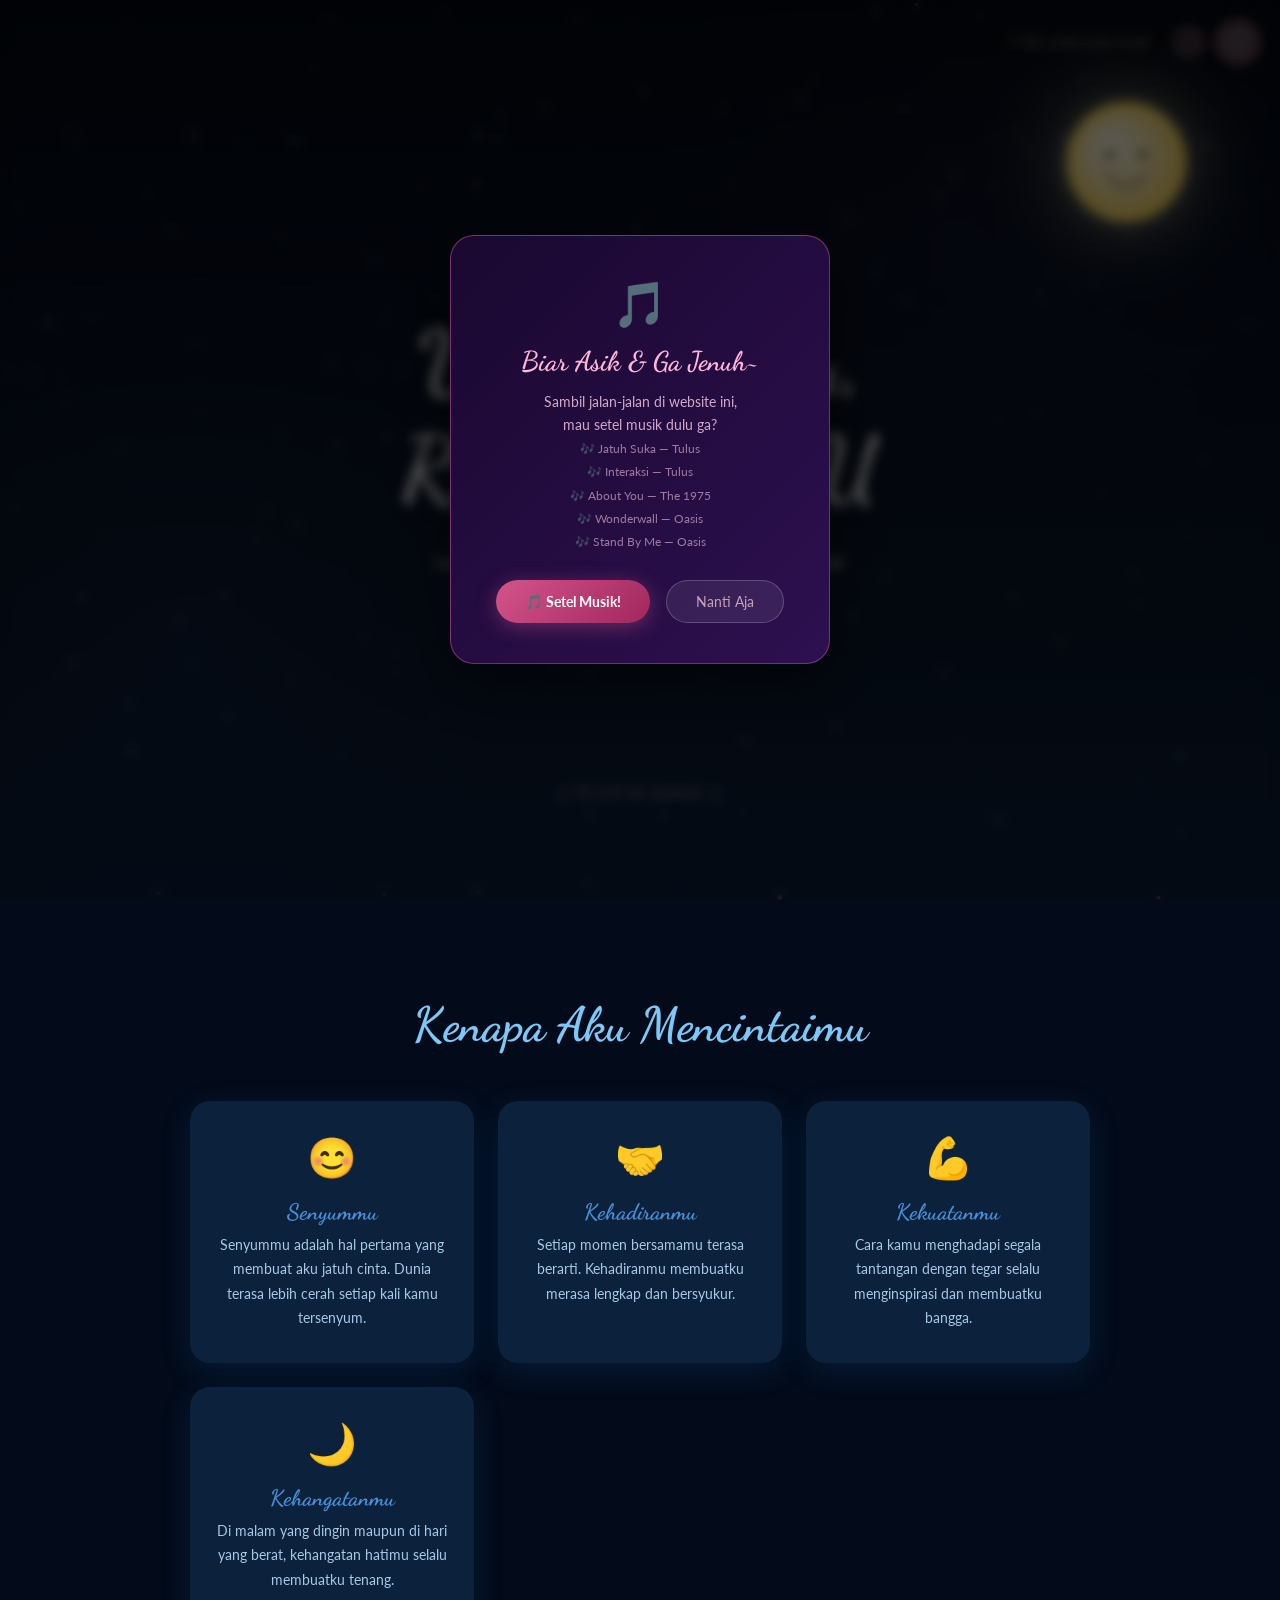
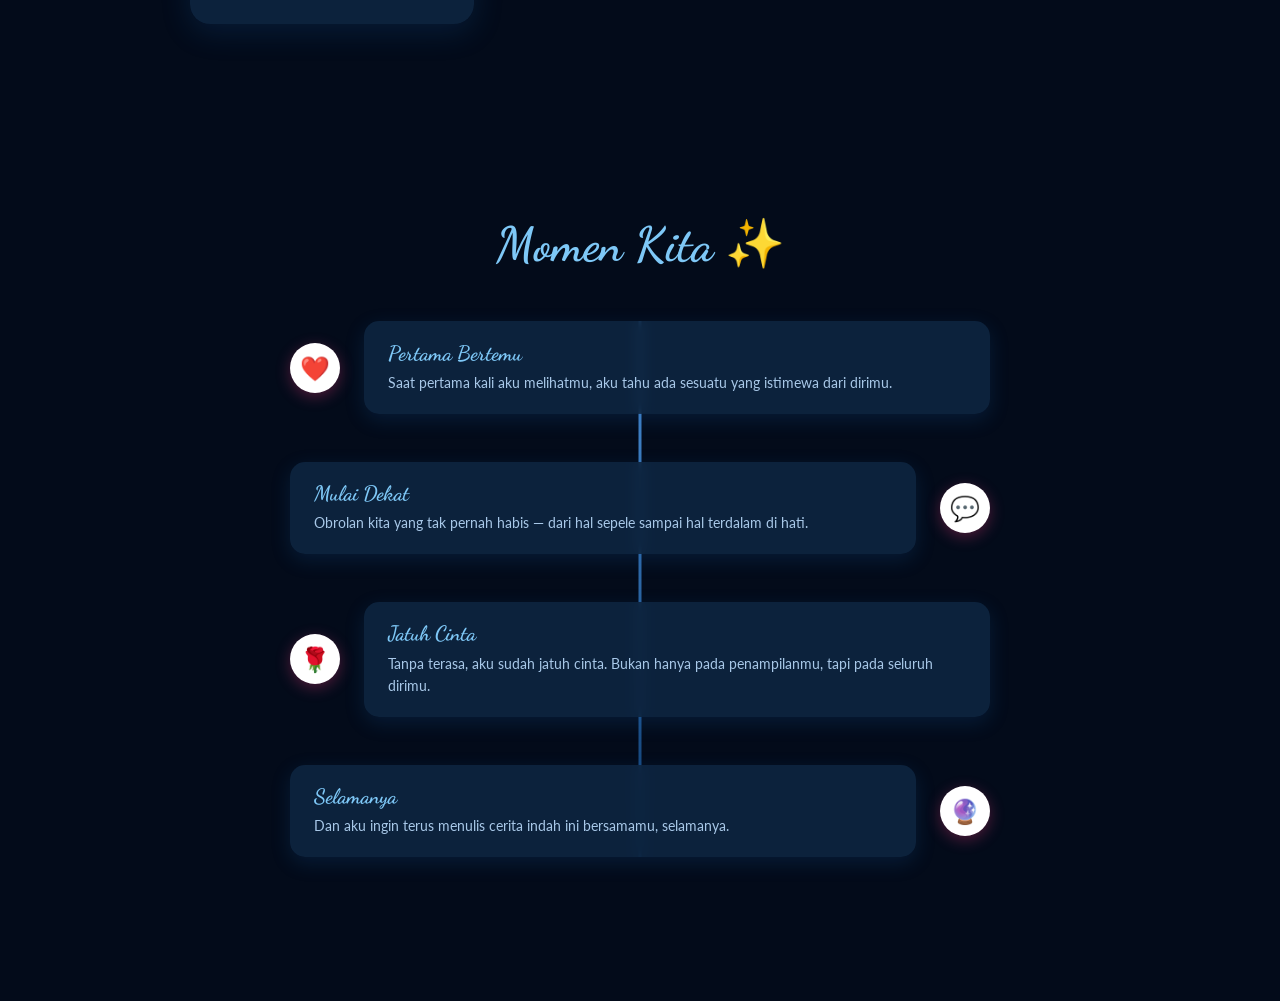
<file: index.html>
<!DOCTYPE html>
<html lang="id">
<head>
  <meta charset="UTF-8" />
  <meta name="viewport" content="width=device-width, initial-scale=1.0"/>
  <title>RAJUUUUU</title>
  <link rel="preconnect" href="https://fonts.googleapis.com">
  <link href="https://fonts.googleapis.com/css2?family=Dancing+Script:wght@600;700&family=Lato:wght@300;400&display=swap" rel="stylesheet">
  <link rel="stylesheet" href="style.css" />
</head>
<body>

  <!-- Night Sky Canvas (full-page background) -->
  <canvas id="nightSkyCanvas"></canvas>

  <!-- Floating Hearts Background -->
  <div class="hearts-bg" id="heartsBg"></div>

  <!-- Hero Section -->
  <section class="hero">
    <div class="hero-content">
      <p class="subtitle">Sape Ya Mbaa ini</p>
      <h1 class="title">Untuk Kamu,<br>RAJUUUUU</h1>
      <p class="tagline">Login Dulu Biar Tau Apa Isi website yang ku Buat</p>
      <a href="login.html" class="btn-love">LOGIN</a>
    </div>
    <div class="scroll-hint">↓ Scroll ke bawah ↓</div>
  </section>

  <!-- Reasons Section -->
  <section class="reasons" id="reasonsSection">
    <h2 style="position:relative;z-index:2;">Kenapa Aku Mencintaimu</h2>
    <div class="cards" style="position:relative;z-index:2;">
      <div class="card" data-delay="0">
        <div class="icon">😊</div>
        <h3>Senyummu</h3>
        <p>Senyummu adalah hal pertama yang membuat aku jatuh cinta. Dunia terasa lebih cerah setiap kali kamu tersenyum.</p>
      </div>
      <div class="card" data-delay="150">
        <div class="icon">🤝</div>
        <h3>Kehadiranmu</h3>
        <p>Setiap momen bersamamu terasa berarti. Kehadiranmu membuatku merasa lengkap dan bersyukur.</p>
      </div>
      <div class="card" data-delay="300">
        <div class="icon">💪</div>
        <h3>Kekuatanmu</h3>
        <p>Cara kamu menghadapi segala tantangan dengan tegar selalu menginspirasi dan membuatku bangga.</p>
      </div>
      <div class="card" data-delay="450">
        <div class="icon">🌙</div>
        <h3>Kehangatanmu</h3>
        <p>Di malam yang dingin maupun di hari yang berat, kehangatan hatimu selalu membuatku tenang.</p>
      </div>
    </div>
  </section>

  <!-- Timeline Section -->
  <section class="timeline">
    <h2>Momen Kita ✨</h2>
    <div class="timeline-items">
      <div class="timeline-item left">
        <div class="timeline-dot">❤️</div>
        <div class="timeline-box">
          <h3>Pertama Bertemu</h3>
          <p>Saat pertama kali aku melihatmu, aku tahu ada sesuatu yang istimewa dari dirimu.</p>
        </div>
      </div>
      <div class="timeline-item right">
        <div class="timeline-dot">💬</div>
        <div class="timeline-box">
          <h3>Mulai Dekat</h3>
          <p>Obrolan kita yang tak pernah habis — dari hal sepele sampai hal terdalam di hati.</p>
        </div>
      </div>
      <div class="timeline-item left">
        <div class="timeline-dot">🌹</div>
        <div class="timeline-box">
          <h3>Jatuh Cinta</h3>
          <p>Tanpa terasa, aku sudah jatuh cinta. Bukan hanya pada penampilanmu, tapi pada seluruh dirimu.</p>
        </div>
      </div>
      <div class="timeline-item right">
        <div class="timeline-dot">🔮</div>
        <div class="timeline-box">
          <h3>Selamanya</h3>
          <p>Dan aku ingin terus menulis cerita indah ini bersamamu, selamanya.</p>
        </div>
      </div>
    </div>
  </section>

  <!-- Modal -->
  <div class="modal-overlay" id="modalOverlay" onclick="closeModal()">
    <div class="modal-box" onclick="event.stopPropagation()">
      <button class="modal-close" onclick="closeModal()">✕</button>
      <h2>💌 Pesan Spesial</h2>
      <p>Hei kamu yang sedang membaca ini...</p>
      <p>Aku hanya ingin kamu tahu bahwa kamu sangat dicintai. Setiap hari, setiap saat. Jangan pernah meragukan itu. ❤️</p>
      <button class="btn-love" onclick="closeModal()">Aku Tahu 🥰</button>
    </div>
  </div>

  <!-- ===== MUSIC BUTTON (FIXED) ===== -->
  <div id="musicWrapper" style="
    position: fixed; top: 1.2rem; right: 1.2rem;
    z-index: 8000;
    display: flex;
    align-items: center;
    gap: 0.6rem;
    flex-direction: row-reverse;
  ">
    <button id="musicBtn" onclick="toggleMusic()" title="Musik" style="
      background: rgba(255,182,193,0.35);
      border: 1.5px solid rgba(255,105,135,0.5);
      border-radius: 50%;
      width: 46px; height: 46px;
      display: flex; align-items: center; justify-content: center;
      font-size: 1.3rem; cursor: pointer;
      backdrop-filter: blur(8px);
      transition: background 0.2s, transform 0.2s;
      box-shadow: 0 4px 15px rgba(0,0,0,0.2);
    ">🎵</button>
    <button id="musicListBtn" onclick="togglePlaylist()" title="Pilih Lagu" style="
      background: rgba(255,182,193,0.25);
      border: 1.5px solid rgba(255,105,135,0.35);
      border-radius: 50%;
      width: 32px; height: 32px;
      display: flex; align-items: center; justify-content: center;
      font-size: 0.8rem; cursor: pointer;
      backdrop-filter: blur(8px);
      transition: background 0.2s;
      box-shadow: 0 2px 10px rgba(0,0,0,0.15);
    ">&#9776;</button>
    <span id="musicNote" style="
      font-family: 'Lato', sans-serif;
      font-size: 0.72rem;
      color: rgba(255,255,255,0.8);
      background: rgba(0,0,0,0.45);
      backdrop-filter: blur(6px);
      border: 1px solid rgba(255,105,135,0.3);
      border-radius: 20px;
      padding: 0.3rem 0.75rem;
      white-space: nowrap;
      letter-spacing: 0.5px;
    ">🎵 Klik untuk putar musik</span>
  </div>

  <!-- ===== MUSIC PICKER PANEL ===== -->
  <div id="musicPicker" style="
    display: none;
    position: fixed; top: 5.5rem; right: 1.2rem;
    z-index: 8000;
    background: rgba(13,35,71,0.95);
    border: 1.5px solid rgba(74,144,217,0.4);
    border-radius: 16px;
    padding: 0.6rem;
    min-width: 220px;
    backdrop-filter: blur(12px);
    box-shadow: 0 12px 40px rgba(0,0,0,0.5);
    animation: pickerIn 0.25s ease both;
  ">
    <div style="font-family:'Dancing Script',cursive;color:#7ec8f7;font-size:1rem;padding:0.3rem 0.6rem 0.5rem;border-bottom:1px solid rgba(74,144,217,0.15);margin-bottom:0.4rem;">Playlist</div>
  </div>

  <style>
    @keyframes pickerIn {
      from { opacity: 0; transform: translateY(-8px) scale(0.95); }
      to   { opacity: 1; transform: translateY(0) scale(1); }
    }
    .music-pick-item {
      display: flex; align-items: center; gap: 0.6rem;
      padding: 0.5rem 0.6rem; border-radius: 10px;
      cursor: pointer; transition: background 0.15s;
      font-size: 0.82rem; color: #a8c8e8;
    }
    .music-pick-item:hover { background: rgba(74,144,217,0.15); }
    .music-pick-item.active { background: rgba(74,144,217,0.25); color: #fff; }
    .music-pick-item .pick-num {
      font-size: 0.7rem; color: #5a8aaa; min-width: 1.2rem; text-align: center;
    }
    .music-pick-item.active .pick-num { color: #7ec8f7; }
  </style>

  <!-- ===== CUSTOM ALERT WELCOME MUSIK ===== -->
  <div id="musikAlert" style="
    display: none;
    position: fixed; inset: 0;
    background: rgba(0,0,0,0.65);
    z-index: 99999;
    align-items: center;
    justify-content: center;
    backdrop-filter: blur(6px);
  ">
    <div style="
      background: linear-gradient(135deg, #1a0830 0%, #2d1050 100%);
      border: 1.5px solid rgba(255,105,180,0.4);
      border-radius: 24px;
      padding: 2.5rem 2rem;
      max-width: 380px;
      width: 90%;
      text-align: center;
      box-shadow: 0 20px 60px rgba(0,0,0,0.5);
      animation: alertIn 0.4s cubic-bezier(0.34,1.56,0.64,1) both;
    ">
      <div style="font-size: 2.8rem; margin-bottom: 0.8rem;">🎵</div>
      <h3 style="
        font-family: 'Dancing Script', cursive;
        font-size: 1.7rem;
        color: #ffb6d9;
        margin-bottom: 0.7rem;
        line-height: 1.3;
      ">Biar Asik &amp; Ga Jenuh~</h3>
      <p style="
        color: #d4a8c8;
        font-size: 0.9rem;
        line-height: 1.6;
        margin-bottom: 1.8rem;
      ">Sambil jalan-jalan di website ini,<br>mau setel musik dulu ga?<br><span style="font-size:0.75rem;opacity:0.7;">🎶 Jatuh Suka — Tulus<br>🎶 Interaksi — Tulus<br>🎶 About You — The 1975<br>🎶 Wonderwall — Oasis<br>🎶 Stand By Me — Oasis</span></p>
      <div style="display: flex; gap: 1rem; justify-content: center;">
        <button onclick="alertSetujuMusik()" style="
          padding: 0.75rem 1.8rem;
          background: linear-gradient(135deg, #d4548a, #a0275c);
          border: none;
          border-radius: 50px;
          color: #fff;
          font-size: 0.9rem;
          font-family: 'Lato', sans-serif;
          font-weight: 700;
          cursor: pointer;
          box-shadow: 0 4px 20px rgba(212,84,138,0.4);
          transition: transform 0.15s;
        " onmouseover="this.style.transform='translateY(-2px)'" onmouseout="this.style.transform=''">
          🎵 Setel Musik!
        </button>
        <button onclick="alertTolakMusik()" style="
          padding: 0.75rem 1.8rem;
          background: rgba(255,255,255,0.08);
          border: 1.5px solid rgba(255,255,255,0.2);
          border-radius: 50px;
          color: #c8a0b8;
          font-size: 0.9rem;
          font-family: 'Lato', sans-serif;
          cursor: pointer;
          transition: background 0.2s;
        " onmouseover="this.style.background='rgba(255,255,255,0.15)'" onmouseout="this.style.background='rgba(255,255,255,0.08)'">
          Nanti Aja
        </button>
      </div>
    </div>
  </div>

  <!-- ===== ALERT LANJUT/TANPA MUSIK ===== -->
  <div id="musikStopAlert" style="
    display: none;
    position: fixed; inset: 0;
    background: rgba(0,0,0,0.65);
    z-index: 99999;
    align-items: center;
    justify-content: center;
    backdrop-filter: blur(6px);
  ">
    <div style="
      background: linear-gradient(135deg, #1a0830 0%, #2d1050 100%);
      border: 1.5px solid rgba(255,105,180,0.4);
      border-radius: 24px;
      padding: 2.5rem 2rem;
      max-width: 380px;
      width: 90%;
      text-align: center;
      box-shadow: 0 20px 60px rgba(0,0,0,0.5);
      animation: alertIn 0.4s cubic-bezier(0.34,1.56,0.64,1) both;
    ">
      <div style="font-size: 2.5rem; margin-bottom: 0.8rem;">🎵</div>
      <h3 style="
        font-family: 'Dancing Script', cursive;
        font-size: 1.6rem;
        color: #ffb6d9;
        margin-bottom: 0.7rem;
      ">Musiknya Udah Selesai~</h3>
      <p style="
        color: #d4a8c8;
        font-size: 0.88rem;
        line-height: 1.6;
        margin-bottom: 1.8rem;
      ">Mau lanjut dengerin musik lagi,<br>atau lanjut tanpa musik?</p>
      <div style="display: flex; gap: 1rem; justify-content: center;">
        <button onclick="lanjutMusik()" style="
          padding: 0.75rem 1.5rem;
          background: linear-gradient(135deg, #d4548a, #a0275c);
          border: none;
          border-radius: 50px;
          color: #fff;
          font-size: 0.88rem;
          font-family: 'Lato', sans-serif;
          font-weight: 700;
          cursor: pointer;
          box-shadow: 0 4px 20px rgba(212,84,138,0.4);
          transition: transform 0.15s;
        " onmouseover="this.style.transform='translateY(-2px)'" onmouseout="this.style.transform=''">
          🎵 Lanjut Musik
        </button>
        <button onclick="tanpaMusik()" style="
          padding: 0.75rem 1.5rem;
          background: rgba(255,255,255,0.08);
          border: 1.5px solid rgba(255,255,255,0.2);
          border-radius: 50px;
          color: #c8a0b8;
          font-size: 0.88rem;
          font-family: 'Lato', sans-serif;
          cursor: pointer;
          transition: background 0.2s;
        " onmouseover="this.style.background='rgba(255,255,255,0.15)'" onmouseout="this.style.background='rgba(255,255,255,0.08)'">
          Tanpa Musik
        </button>
      </div>
    </div>
  </div>

  <style>
    @keyframes alertIn {
      from { opacity: 0; transform: scale(0.85) translateY(20px); }
      to   { opacity: 1; transform: scale(1) translateY(0); }
    }
    #musicBtn.playing {
      animation: musicBtnPulse 1.5s ease-in-out infinite !important;
    }
    @keyframes musicBtnPulse {
      0%, 100% { box-shadow: 0 4px 15px rgba(255,105,135,0.4); }
      50%       { box-shadow: 0 4px 30px rgba(255,105,135,0.8); }
    }
  </style>

  <script src="script.js"></script>

  <script src="music.js"></script>
  <script>
    window.addEventListener('load', function() {
      if (localStorage.getItem('musikAktif') === 'ya') {
        Music.resume();
      } else {
        setTimeout(function() {
          document.getElementById('musikAlert').style.display = 'flex';
        }, 1000);
      }
    });

    (function() {
      var canvas = document.getElementById('nightSkyCanvas');
      var ctx = canvas.getContext('2d');
      var mouseX = -1000, mouseY = -1000;
      var W, H;

      function resize() {
        W = window.innerWidth;
        H = window.innerHeight;
        canvas.width = W;
        canvas.height = H;
      }
      resize();
      window.addEventListener('resize', resize);

      document.addEventListener('mousemove', function(e) {
        mouseX = e.clientX;
        mouseY = e.clientY;
      });
      document.addEventListener('mouseleave', function() {
        mouseX = -1000;
        mouseY = -1000;
      });

      var stars = [];
      for (var i = 0; i < 250; i++) {
        stars.push({
          x: Math.random() * 2000,
          y: Math.random() * 2000,
          r: 0.3 + Math.random() * 2,
          twinkle: Math.random() * Math.PI * 2,
          speed: 0.2 + Math.random() * 2.5,
          parallax: 0.01 + Math.random() * 0.05
        });
      }

      var shootingStars = [];
      var corners = [
        { x: 0,   y: 0,   angle: Math.PI / 4 },
        { x: W,   y: 0,   angle: 3 * Math.PI / 4 },
        { x: 0,   y: 0,   angle: Math.PI / 5 },
        { x: W,   y: 0,   angle: 4 * Math.PI / 5 }
      ];

      function spawnShootingStar() {
        corners[1].x = W;
        corners[3].x = W;
        var c = corners[Math.floor(Math.random() * corners.length)];
        var baseAngle = c.angle + (Math.random() - 0.5) * 0.4;
        shootingStars.push({
          x: c.x + (Math.random() - 0.5) * 100,
          y: c.y + Math.random() * H * 0.15,
          len: 80 + Math.random() * 120,
          speed: 5 + Math.random() * 7,
          angle: baseAngle,
          life: 1,
          decay: 0.012 + Math.random() * 0.008,
          hue: Math.random() < 0.3 ? 200 + Math.random() * 40 : 0
        });
      }
      setInterval(spawnShootingStar, 6000);

      var moonX, moonY, moonR;
      function calcMoon() {
        moonR = Math.min(W, H) * 0.065;
        moonX = W * 0.88;
        moonY = H * 0.18;
      }

      function drawMoon(t) {
        calcMoon();
        var pulse = 1 + Math.sin(t * 0.0008) * 0.03;
        var r = moonR * pulse;

        ctx.save();
        ctx.shadowColor = 'rgba(255,250,200,0.5)';
        ctx.shadowBlur = 80;
        ctx.beginPath();
        ctx.arc(moonX, moonY, r, 0, Math.PI * 2);
        var mg = ctx.createRadialGradient(moonX - r * 0.3, moonY - r * 0.3, r * 0.1, moonX, moonY, r);
        mg.addColorStop(0, '#fffbe6');
        mg.addColorStop(0.5, '#ffeeb3');
        mg.addColorStop(1, '#ffd54f');
        ctx.fillStyle = mg;
        ctx.fill();
        ctx.restore();

        ctx.save();
        ctx.shadowColor = 'rgba(255,250,200,0.2)';
        ctx.shadowBlur = 120;
        ctx.beginPath();
        ctx.arc(moonX, moonY, r * 1.2, 0, Math.PI * 2);
        ctx.fillStyle = 'rgba(255,250,220,0.06)';
        ctx.fill();
        ctx.restore();

        var eyeOffX = r * 0.28;
        var eyeOffY = r * 0.12;
        var eyeR = r * 0.065;
        ctx.fillStyle = '#5d4e37';
        ctx.beginPath();
        ctx.arc(moonX - eyeOffX, moonY - eyeOffY, eyeR, 0, Math.PI * 2);
        ctx.fill();
        ctx.beginPath();
        ctx.arc(moonX + eyeOffX, moonY - eyeOffY, eyeR, 0, Math.PI * 2);
        ctx.fill();

        ctx.strokeStyle = '#5d4e37';
        ctx.lineWidth = r * 0.04;
        ctx.lineCap = 'round';
        ctx.beginPath();
        ctx.arc(moonX, moonY + r * 0.08, r * 0.32, 0.15 * Math.PI, 0.85 * Math.PI);
        ctx.stroke();

        ctx.fillStyle = 'rgba(255,170,140,0.3)';
        ctx.beginPath();
        ctx.ellipse(moonX - eyeOffX - r * 0.06, moonY + r * 0.17, r * 0.1, r * 0.06, -0.2, 0, Math.PI * 2);
        ctx.fill();
        ctx.beginPath();
        ctx.ellipse(moonX + eyeOffX + r * 0.06, moonY + r * 0.17, r * 0.1, r * 0.06, 0.2, 0, Math.PI * 2);
        ctx.fill();
      }

      function drawStars(t) {
        for (var i = 0; i < stars.length; i++) {
          var s = stars[i];
          var bx = (s.x / 2000) * W;
          var by = (s.y / 2000) * H;

          var dx = 0, dy = 0;
          if (mouseX > 0) {
            dx = (mouseX - W / 2) * s.parallax;
            dy = (mouseY - H / 2) * s.parallax;
          }

          var sx = bx + dx;
          var sy = by + dy;

          var twinkle = 0.3 + 0.7 * Math.abs(Math.sin(t * 0.001 * s.speed + s.twinkle));

          var distToMouse = Math.sqrt((sx - mouseX) * (sx - mouseX) + (sy - mouseY) * (sy - mouseY));
          var glowBoost = distToMouse < 130 ? (1 - distToMouse / 130) * 0.7 : 0;

          ctx.save();
          if (glowBoost > 0) {
            ctx.shadowColor = 'rgba(200,220,255,' + glowBoost + ')';
            ctx.shadowBlur = 18;
          }
          ctx.globalAlpha = twinkle * (0.6 + glowBoost * 0.4);
          ctx.fillStyle = '#fff';
          ctx.beginPath();
          ctx.arc(sx, sy, s.r + glowBoost * 1.5, 0, Math.PI * 2);
          ctx.fill();
          ctx.restore();
        }
      }

      function drawShootingStars() {
        for (var i = shootingStars.length - 1; i >= 0; i--) {
          var ss = shootingStars[i];
          ss.x += Math.cos(ss.angle) * ss.speed;
          ss.y += Math.sin(ss.angle) * ss.speed;
          ss.life -= ss.decay;

          if (ss.life <= 0 || ss.x < -150 || ss.x > W + 150 || ss.y < -150 || ss.y > H + 150) {
            shootingStars.splice(i, 1);
            continue;
          }

          var tailX = ss.x - Math.cos(ss.angle) * ss.len * ss.life;
          var tailY = ss.y - Math.sin(ss.angle) * ss.len * ss.life;

          var grad = ctx.createLinearGradient(tailX, tailY, ss.x, ss.y);
          grad.addColorStop(0, 'rgba(255,255,255,0)');
          grad.addColorStop(0.7, 'rgba(200,220,255,' + (ss.life * 0.5) + ')');
          grad.addColorStop(1, 'rgba(255,255,255,' + ss.life + ')');

          ctx.strokeStyle = grad;
          ctx.lineWidth = 2;
          ctx.lineCap = 'round';
          ctx.beginPath();
          ctx.moveTo(tailX, tailY);
          ctx.lineTo(ss.x, ss.y);
          ctx.stroke();

          ctx.save();
          ctx.globalAlpha = ss.life;
          ctx.shadowColor = ss.hue ? 'hsl(' + ss.hue + ',80%,80%)' : '#aaccff';
          ctx.shadowBlur = 12;
          ctx.fillStyle = '#fff';
          ctx.beginPath();
          ctx.arc(ss.x, ss.y, 2, 0, Math.PI * 2);
          ctx.fill();
          ctx.restore();
        }
      }

      function drawNebulaGlow() {
        ctx.save();
        ctx.globalAlpha = 0.05;
        var ng1 = ctx.createRadialGradient(W * 0.15, H * 0.7, 0, W * 0.15, H * 0.7, W * 0.35);
        ng1.addColorStop(0, '#4a6cf7');
        ng1.addColorStop(1, 'transparent');
        ctx.fillStyle = ng1;
        ctx.fillRect(0, 0, W, H);

        var ng2 = ctx.createRadialGradient(W * 0.75, H * 0.25, 0, W * 0.75, H * 0.25, W * 0.3);
        ng2.addColorStop(0, '#9b59b6');
        ng2.addColorStop(1, 'transparent');
        ctx.fillStyle = ng2;
        ctx.fillRect(0, 0, W, H);

        var ng3 = ctx.createRadialGradient(W * 0.5, H * 0.5, 0, W * 0.5, H * 0.5, W * 0.4);
        ng3.addColorStop(0, 'rgba(30,80,160,0.04)');
        ng3.addColorStop(1, 'transparent');
        ctx.fillStyle = ng3;
        ctx.fillRect(0, 0, W, H);
        ctx.restore();
      }

      function drawCursorGlow() {
        if (mouseX < 0) return;
        ctx.save();
        var cg = ctx.createRadialGradient(mouseX, mouseY, 0, mouseX, mouseY, 180);
        cg.addColorStop(0, 'rgba(130,180,255,0.09)');
        cg.addColorStop(0.4, 'rgba(100,160,255,0.04)');
        cg.addColorStop(1, 'transparent');
        ctx.fillStyle = cg;
        ctx.fillRect(mouseX - 180, mouseY - 180, 360, 360);
        ctx.restore();
      }

      function render(t) {
        ctx.clearRect(0, 0, W, H);

        var bg = ctx.createLinearGradient(0, 0, 0, H);
        bg.addColorStop(0, '#020810');
        bg.addColorStop(0.3, '#060e1f');
        bg.addColorStop(0.6, '#0a1628');
        bg.addColorStop(1, '#0d1f3c');
        ctx.fillStyle = bg;
        ctx.fillRect(0, 0, W, H);

        drawNebulaGlow();
        drawCursorGlow();
        drawStars(t);
        drawMoon(t);
        drawShootingStars();

        requestAnimationFrame(render);
      }
      requestAnimationFrame(render);
    })();
  </script>
</body>
</html>
</file>
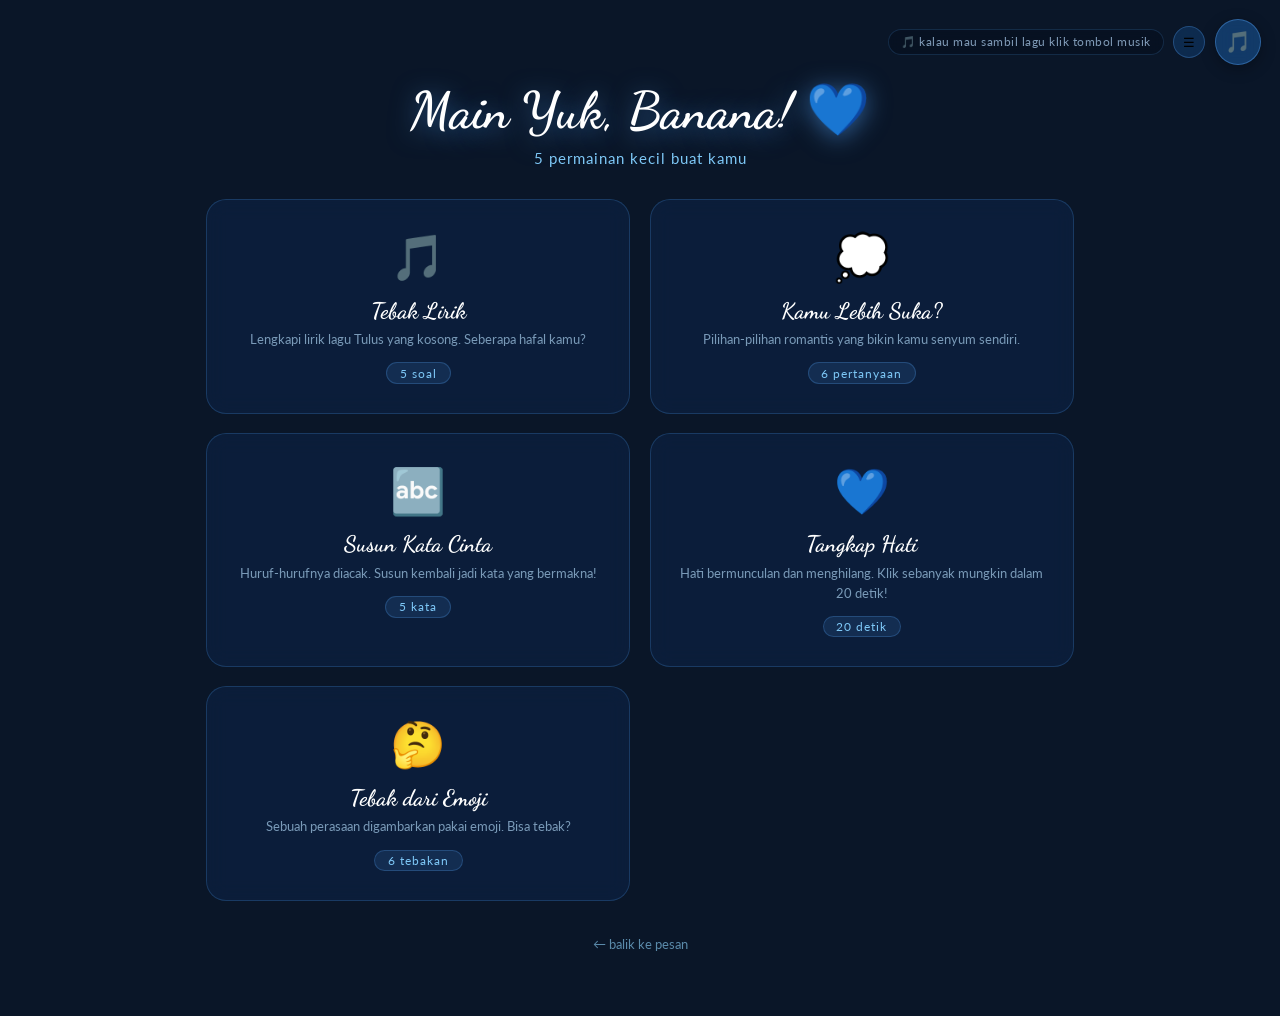
<file: lanjut.html>
<!DOCTYPE html>
<html lang="id">
<head>
  <meta charset="UTF-8" />
  <meta name="viewport" content="width=device-width, initial-scale=1.0"/>
  <title>Main Yuk! 💙</title>
  <link rel="preconnect" href="https://fonts.googleapis.com">
  <link href="https://fonts.googleapis.com/css2?family=Dancing+Script:wght@600;700&family=Lato:wght@300;400;700&display=swap" rel="stylesheet">
  <style>
    *, *::before, *::after { box-sizing: border-box; margin: 0; padding: 0; }
    body {
      background: #0a1628;
      font-family: 'Lato', sans-serif;
      color: #a8c8e8;
      min-height: 100vh;
      overflow-x: hidden;
    }

    /* ===== PARTICLES ===== */
    .particles-container { position: fixed; inset: 0; pointer-events: none; z-index: 0; overflow: hidden; }
    .particle { position: absolute; bottom: -30px; animation: floatUp linear infinite; opacity: 0; }
    @keyframes floatUp {
      0%   { transform: translateY(0) rotate(0deg); opacity: 0; }
      10%  { opacity: 1; }
      90%  { opacity: 0.5; }
      100% { transform: translateY(-110vh) rotate(360deg); opacity: 0; }
    }

    /* ===== MUSIC BUTTON ===== */
    #musicWrapper {
      position: fixed; top: 1.2rem; right: 1.2rem;
      z-index: 8000; display: flex; align-items: center; gap: 0.6rem; flex-direction: row-reverse;
    }
    #musicBtn {
      position: relative; background: rgba(26,95,168,0.5);
      border: 1.5px solid rgba(74,144,217,0.5); border-radius: 50%;
      width: 46px; height: 46px; display: flex; align-items: center; justify-content: center;
      font-size: 1.3rem; cursor: pointer; backdrop-filter: blur(8px);
      transition: background 0.2s, transform 0.2s; box-shadow: 0 4px 15px rgba(0,0,0,0.3);
    }
    #musicBtn:hover { background: rgba(74,144,217,0.6); transform: scale(1.1); }
    #musicBtn.playing { animation: musicPulse 1.5s ease-in-out infinite; }
    @keyframes musicPulse {
      0%, 100% { box-shadow: 0 4px 15px rgba(74,144,217,0.4); }
      50%       { box-shadow: 0 4px 30px rgba(74,144,217,0.8); }
    }
    #musicNote {
      font-size: 0.72rem; color: rgba(168,200,232,0.75);
      background: rgba(6,15,30,0.6); backdrop-filter: blur(6px);
      border: 1px solid rgba(74,144,217,0.2); border-radius: 20px;
      padding: 0.3rem 0.75rem; white-space: nowrap; letter-spacing: 0.5px;
    }

    /* ===== LAYOUT ===== */
    .page { display: none; position: relative; z-index: 1; min-height: 100vh; padding: 2rem 1rem 4rem; }
    .page.active { display: block; }

    /* ===== HUB ===== */
    .hub-header { text-align: center; padding: 3rem 1rem 2rem; }
    .hub-header h1 {
      font-family: 'Dancing Script', cursive;
      font-size: clamp(2rem, 7vw, 3.2rem);
      color: #fff; text-shadow: 0 4px 24px rgba(74,144,217,0.6);
      margin-bottom: 0.5rem;
    }
    .hub-header p { color: #7ec8f7; font-size: 0.95rem; letter-spacing: 1px; }

    .games-grid {
      display: grid;
      grid-template-columns: repeat(auto-fit, minmax(280px, 1fr));
      gap: 1.2rem; max-width: 900px; margin: 0 auto; padding: 0 1rem;
    }
    .game-card {
      background: rgba(13,35,71,0.6); border: 1px solid rgba(74,144,217,0.25);
      border-radius: 20px; padding: 1.8rem 1.5rem; cursor: pointer;
      transition: transform 0.2s, border-color 0.2s, box-shadow 0.2s;
      backdrop-filter: blur(10px); text-align: center;
    }
    .game-card:hover {
      transform: translateY(-4px); border-color: rgba(74,144,217,0.6);
      box-shadow: 0 8px 32px rgba(74,144,217,0.2);
    }
    .game-card .icon { font-size: 2.8rem; margin-bottom: 0.8rem; display: block; }
    .game-card h3 { font-family: 'Dancing Script', cursive; font-size: 1.4rem; color: #fff; margin-bottom: 0.4rem; }
    .game-card p { font-size: 0.82rem; color: #7a9ab8; line-height: 1.5; }
    .game-card .badge {
      display: inline-block; margin-top: 0.8rem; padding: 0.2rem 0.8rem;
      background: rgba(74,144,217,0.15); border: 1px solid rgba(74,144,217,0.3);
      border-radius: 20px; font-size: 0.72rem; color: #7ec8f7; letter-spacing: 1px;
    }

    /* ===== GAME CONTAINER ===== */
    .game-wrap {
      max-width: 640px; margin: 0 auto; padding: 1rem;
      animation: fadeUp 0.4s ease both;
    }
    @keyframes fadeUp {
      from { opacity: 0; transform: translateY(20px); }
      to   { opacity: 1; transform: translateY(0); }
    }
    .game-header { display: flex; align-items: center; gap: 1rem; margin-bottom: 1.5rem; }
    .btn-back-game {
      background: rgba(74,144,217,0.1); border: 1px solid rgba(74,144,217,0.3);
      color: #7ec8f7; border-radius: 50px; padding: 0.4rem 1rem;
      font-size: 0.82rem; cursor: pointer; font-family: 'Lato', sans-serif;
      transition: background 0.2s;
    }
    .btn-back-game:hover { background: rgba(74,144,217,0.25); }
    .game-title {
      font-family: 'Dancing Script', cursive; font-size: 1.6rem; color: #fff;
    }

    .card-box {
      background: rgba(13,35,71,0.7); border: 1px solid rgba(74,144,217,0.2);
      border-radius: 20px; padding: 2rem; backdrop-filter: blur(12px);
      box-shadow: 0 4px 30px rgba(0,0,0,0.3);
    }

    /* Score & info */
    .score-bar {
      display: flex; justify-content: space-between; align-items: center;
      margin-bottom: 1.2rem; padding: 0.5rem 1rem;
      background: rgba(74,144,217,0.08); border-radius: 10px;
      font-size: 0.82rem; color: #7ec8f7;
    }
    .score-bar span { font-weight: 700; color: #fff; }

    /* Buttons */
    .btn-primary {
      display: inline-block; padding: 0.75rem 2rem;
      background: rgba(74,144,217,0.2); border: 1.5px solid rgba(74,144,217,0.5);
      color: #7ec8f7; border-radius: 50px; font-size: 0.9rem;
      font-family: 'Lato', sans-serif; cursor: pointer;
      transition: background 0.2s, transform 0.15s;
    }
    .btn-primary:hover { background: rgba(74,144,217,0.35); transform: translateY(-1px); }
    .btn-primary:disabled { opacity: 0.4; cursor: default; transform: none; }

    .btn-danger {
      display: inline-block; padding: 0.75rem 2rem;
      background: rgba(217,74,74,0.15); border: 1.5px solid rgba(217,74,74,0.4);
      color: #f7a0a0; border-radius: 50px; font-size: 0.9rem;
      font-family: 'Lato', sans-serif; cursor: pointer; transition: background 0.2s;
    }
    .btn-danger:hover { background: rgba(217,74,74,0.28); }

    .text-center { text-align: center; }
    .mt-1 { margin-top: 0.8rem; }
    .mt-2 { margin-top: 1.5rem; }
    .mt-3 { margin-top: 2rem; }
    .gap-1 { gap: 0.6rem; }
    .flex-center { display: flex; justify-content: center; align-items: center; flex-wrap: wrap; }

    /* ===== GAME 1 - TEBAK LIRIK ===== */
    .lyric-line {
      font-size: 1.1rem; color: #c8dff0; line-height: 2;
      margin-bottom: 1.2rem; text-align: center;
    }
    .lyric-blank {
      display: inline-block; border-bottom: 2px solid #4a90d9;
      min-width: 80px; text-align: center; color: #7ec8f7;
      font-weight: 700; padding: 0 4px;
    }
    .choices-grid {
      display: grid; grid-template-columns: 1fr 1fr;
      gap: 0.7rem; margin-top: 1rem;
    }
    .choice-btn {
      padding: 0.7rem; background: rgba(74,144,217,0.08);
      border: 1px solid rgba(74,144,217,0.25); border-radius: 12px;
      color: #a8c8e8; font-size: 0.88rem; cursor: pointer;
      font-family: 'Lato', sans-serif; transition: all 0.15s;
      text-align: center;
    }
    .choice-btn:hover:not(:disabled) { background: rgba(74,144,217,0.2); border-color: #4a90d9; }
    .choice-btn.correct { background: rgba(74,200,100,0.2); border-color: #4dc864; color: #9fedb5; }
    .choice-btn.wrong   { background: rgba(217,74,74,0.2);  border-color: #d94a4a; color: #f7a0a0; }
    .choice-btn:disabled { cursor: default; }
    .feedback-msg { text-align: center; font-size: 1rem; min-height: 1.5rem; margin-top: 0.8rem; }

    /* ===== GAME 2 - PILIH JAWABAN ===== */
    .question-text {
      font-size: 1.1rem; color: #c8dff0; text-align: center;
      margin-bottom: 1.5rem; line-height: 1.7;
    }
    .options-col { display: flex; flex-direction: column; gap: 0.7rem; }
    .option-btn {
      padding: 0.85rem 1.2rem; background: rgba(74,144,217,0.08);
      border: 1px solid rgba(74,144,217,0.25); border-radius: 14px;
      color: #a8c8e8; font-size: 0.9rem; cursor: pointer;
      font-family: 'Lato', sans-serif; transition: all 0.15s; text-align: left;
    }
    .option-btn:hover:not(:disabled) { background: rgba(74,144,217,0.2); border-color: #4a90d9; transform: translateX(4px); }
    .option-btn.selected { background: rgba(74,144,217,0.3); border-color: #7ec8f7; color: #fff; }
    .result-text {
      margin-top: 1rem; padding: 1rem; border-radius: 12px; text-align: center;
      font-size: 0.9rem; line-height: 1.6;
      background: rgba(74,144,217,0.1); border: 1px solid rgba(74,144,217,0.2);
      color: #c8dff0; display: none;
    }

    /* ===== GAME 3 - SUSUN KATA ===== */
    .word-target {
      text-align: center; font-family: 'Dancing Script', cursive;
      font-size: 1.3rem; color: #7ec8f7; margin-bottom: 0.5rem;
    }
    .word-hint { text-align: center; font-size: 0.78rem; color: #5a8aaa; margin-bottom: 1.2rem; }
    .letter-slots {
      display: flex; justify-content: center; flex-wrap: wrap; gap: 0.5rem;
      min-height: 52px; margin-bottom: 1rem; padding: 0.5rem;
      background: rgba(74,144,217,0.05); border: 1px dashed rgba(74,144,217,0.2);
      border-radius: 12px;
    }
    .letter-tile {
      width: 42px; height: 42px; background: rgba(74,144,217,0.15);
      border: 1.5px solid rgba(74,144,217,0.4); border-radius: 8px;
      display: flex; align-items: center; justify-content: center;
      font-size: 1.1rem; font-weight: 700; color: #fff; cursor: pointer;
      transition: transform 0.1s, background 0.15s; user-select: none;
    }
    .letter-tile:hover { background: rgba(74,144,217,0.3); transform: scale(1.08); }
    .letter-tile.placed { background: rgba(74,200,100,0.15); border-color: #4dc864; }
    .letter-tile.empty  { background: transparent; border-color: rgba(74,144,217,0.15); cursor: default; }
    .letter-tile.wrong-anim { animation: shake 0.3s ease; }
    @keyframes shake { 0%,100%{transform:translateX(0)} 25%{transform:translateX(-5px)} 75%{transform:translateX(5px)} }
    .shuffle-src {
      display: flex; justify-content: center; flex-wrap: wrap; gap: 0.5rem; margin-top: 0.5rem;
    }

    /* ===== GAME 4 - KLIK HATI ===== */
    #heartArena {
      position: relative; width: 100%; height: 340px;
      background: rgba(6,15,30,0.5); border: 1px solid rgba(74,144,217,0.15);
      border-radius: 16px; overflow: hidden; cursor: default;
    }
    .heart-target {
      position: absolute; font-size: 2rem; cursor: pointer;
      user-select: none; transition: transform 0.1s;
      animation: heartAppear 0.2s ease;
    }
    .heart-target:hover { transform: scale(1.2); }
    @keyframes heartAppear { from{transform:scale(0)} to{transform:scale(1)} }
    .combo-text {
      position: absolute; font-size: 0.9rem; font-weight: 700;
      color: #7ec8f7; pointer-events: none; animation: floatScore 0.8s ease forwards;
    }
    @keyframes floatScore { 0%{opacity:1;transform:translateY(0)} 100%{opacity:0;transform:translateY(-40px)} }
    #timer-bar-wrap {
      width: 100%; height: 8px; background: rgba(74,144,217,0.15);
      border-radius: 4px; margin-bottom: 0.8rem; overflow: hidden;
    }
    #timer-bar { height: 100%; background: #4a90d9; border-radius: 4px; transition: width 0.1s linear; }

    /* ===== GAME 5 - TEBAK EMOJI ===== */
    .emoji-display {
      font-size: 3.5rem; text-align: center; margin: 1rem 0 0.5rem;
      letter-spacing: 6px;
    }
    .emoji-question { text-align: center; color: #7a9ab8; font-size: 0.85rem; margin-bottom: 1.2rem; }
    .emoji-input {
      width: 100%; padding: 0.8rem 1rem;
      background: rgba(74,144,217,0.08); border: 1.5px solid rgba(74,144,217,0.3);
      border-radius: 12px; color: #fff; font-size: 1rem;
      font-family: 'Lato', sans-serif; outline: none; text-align: center;
      transition: border-color 0.2s;
    }
    .emoji-input:focus { border-color: #4a90d9; }
    .emoji-input.correct { border-color: #4dc864; background: rgba(74,200,100,0.1); }
    .emoji-input.wrong   { border-color: #d94a4a; background: rgba(217,74,74,0.1); animation: shake 0.3s; }
    .hint-text { text-align: center; color: #5a8aaa; font-size: 0.8rem; margin-top: 0.5rem; min-height: 1.2rem; }

    /* ===== RESULT SCREEN ===== */
    .result-screen { text-align: center; padding: 1.5rem; }
    .result-screen .big-emoji { font-size: 4rem; margin-bottom: 1rem; }
    .result-screen h2 { font-family: 'Dancing Script', cursive; font-size: 2rem; color: #fff; margin-bottom: 0.5rem; }
    .result-screen p { color: #a8c8e8; margin-bottom: 1.5rem; }
    .final-score { font-size: 2.5rem; font-weight: 700; color: #7ec8f7; }

    /* ===== PROGRESS STARS ===== */
    .stars-row { display: flex; justify-content: center; gap: 0.4rem; margin: 0.8rem 0; }
    .star { font-size: 1.4rem; opacity: 0.25; transition: opacity 0.3s; }
    .star.lit { opacity: 1; }

    /* ===== RESPONSIVE ===== */
    @media(max-width:480px){
      .choices-grid { grid-template-columns: 1fr; }
      #heartArena { height: 280px; }
      .games-grid { grid-template-columns: 1fr; }
    }

    /* ===== MUSIC PICKER ===== */
    @keyframes pickerIn {
      from { opacity: 0; transform: translateY(-8px) scale(0.95); }
      to   { opacity: 1; transform: translateY(0) scale(1); }
    }
    .music-pick-item {
      display: flex; align-items: center; gap: 0.6rem;
      padding: 0.5rem 0.6rem; border-radius: 10px;
      cursor: pointer; transition: background 0.15s;
      font-size: 0.82rem; color: #a8c8e8;
    }
    .music-pick-item:hover { background: rgba(74,144,217,0.15); }
    .music-pick-item.active { background: rgba(74,144,217,0.25); color: #fff; }
    .music-pick-item .pick-num {
      font-size: 0.7rem; color: #5a8aaa; min-width: 1.2rem; text-align: center;
    }
    .music-pick-item.active .pick-num { color: #7ec8f7; }
  </style>
</head>
<body>

<!-- PARTICLES -->
<div class="particles-container" id="particlesContainer"></div>

<!-- MUSIC -->
<div id="musicWrapper">
  <button id="musicBtn" onclick="toggleMusic()" title="Musik">🎵</button>
  <button id="musicListBtn" onclick="togglePlaylist()" title="Pilih Lagu" style="
    background: rgba(26,95,168,0.3); border: 1.5px solid rgba(74,144,217,0.35);
    border-radius: 50%; width: 32px; height: 32px;
    display: flex; align-items: center; justify-content: center;
    font-size: 0.8rem; cursor: pointer; backdrop-filter: blur(8px);
  ">&#9776;</button>
  <span id="musicNote" style="font-family:'Lato',sans-serif;font-size:0.72rem;color:rgba(168,200,232,0.75);background:rgba(6,15,30,0.6);backdrop-filter:blur(6px);border:1px solid rgba(74,144,217,0.2);border-radius:20px;padding:0.3rem 0.75rem;white-space:nowrap;letter-spacing:0.5px;">🎵 kalau mau sambil lagu klik tombol musik</span>
</div>

<!-- ===== MUSIC PICKER PANEL ===== -->
<div id="musicPicker" style="
  display: none;
  position: fixed; top: 5.5rem; right: 1.2rem;
  z-index: 8000;
  background: rgba(6,15,30,0.95);
  border: 1.5px solid rgba(74,144,217,0.4);
  border-radius: 16px;
  padding: 0.6rem;
  min-width: 220px;
  backdrop-filter: blur(12px);
  box-shadow: 0 12px 40px rgba(0,0,0,0.5);
  animation: pickerIn 0.25s ease both;
">
  <div style="font-family:'Dancing Script',cursive;color:#7ec8f7;font-size:1rem;padding:0.3rem 0.6rem 0.5rem;border-bottom:1px solid rgba(74,144,217,0.15);margin-bottom:0.4rem;">Playlist</div>
</div>

<!-- ===================== HUB PAGE ===================== -->
<div id="page-hub" class="page active">
  <div class="hub-header">
    <h1>Main Yuk, Banana! 💙</h1>
    <p>5 permainan kecil buat kamu</p>
  </div>
  <div class="games-grid">
    <div class="game-card" onclick="openGame('g1')">
      <span class="icon">🎵</span>
      <h3>Tebak Lirik</h3>
      <p>Lengkapi lirik lagu Tulus yang kosong. Seberapa hafal kamu?</p>
      <span class="badge">5 soal</span>
    </div>
    <div class="game-card" onclick="openGame('g2')">
      <span class="icon">💭</span>
      <h3>Kamu Lebih Suka?</h3>
      <p>Pilihan-pilihan romantis yang bikin kamu senyum sendiri.</p>
      <span class="badge">6 pertanyaan</span>
    </div>
    <div class="game-card" onclick="openGame('g3')">
      <span class="icon">🔤</span>
      <h3>Susun Kata Cinta</h3>
      <p>Huruf-hurufnya diacak. Susun kembali jadi kata yang bermakna!</p>
      <span class="badge">5 kata</span>
    </div>
    <div class="game-card" onclick="openGame('g4')">
      <span class="icon">💙</span>
      <h3>Tangkap Hati</h3>
      <p>Hati bermunculan dan menghilang. Klik sebanyak mungkin dalam 20 detik!</p>
      <span class="badge">20 detik</span>
    </div>
    <div class="game-card" onclick="openGame('g5')">
      <span class="icon">🤔</span>
      <h3>Tebak dari Emoji</h3>
      <p>Sebuah perasaan digambarkan pakai emoji. Bisa tebak?</p>
      <span class="badge">6 tebakan</span>
    </div>
  </div>
  <div class="text-center mt-3">
    <a href="pesan.html" style="color:#5a8aaa;font-size:0.82rem;text-decoration:none;">← balik ke pesan</a>
  </div>
</div>

<!-- ===================== GAME 1 - TEBAK LIRIK ===================== -->
<div id="page-g1" class="page">
  <div class="game-wrap">
    <div class="game-header">
      <button class="btn-back-game" onclick="backToHub()">← Hub</button>
      <span class="game-title">🎵 Tebak Lirik</span>
    </div>
    <div class="card-box">
      <div class="score-bar">
        <div>Soal <span id="g1-qnum">1</span>/5</div>
        <div>Skor <span id="g1-score">0</span></div>
      </div>
      <div class="stars-row" id="g1-stars"></div>
      <p style="text-align:center;font-size:0.8rem;color:#5a8aaa;margin-bottom:1rem;">Pilih kata yang tepat untuk melengkapi lirik:</p>
      <div class="lyric-line" id="g1-lyric"></div>
      <div class="choices-grid" id="g1-choices"></div>
      <div class="feedback-msg" id="g1-feedback"></div>
      <div class="text-center mt-2">
        <button class="btn-primary" id="g1-next" onclick="g1Next()" style="display:none;">Lanjut →</button>
      </div>
    </div>
  </div>
</div>

<!-- ===================== GAME 2 - PILIH JAWABAN ===================== -->
<div id="page-g2" class="page">
  <div class="game-wrap">
    <div class="game-header">
      <button class="btn-back-game" onclick="backToHub()">← Hub</button>
      <span class="game-title">💭 Kamu Lebih Suka?</span>
    </div>
    <div class="card-box">
      <div class="score-bar">
        <div>Pertanyaan <span id="g2-qnum">1</span>/6</div>
        <div id="g2-status">Pilih salah satu!</div>
      </div>
      <p class="question-text" id="g2-question"></p>
      <div class="options-col" id="g2-options"></div>
      <div class="result-text" id="g2-result"></div>
      <div class="text-center mt-2">
        <button class="btn-primary" id="g2-next" onclick="g2Next()" style="display:none;">Selanjutnya →</button>
      </div>
    </div>
  </div>
</div>

<!-- ===================== GAME 3 - SUSUN KATA ===================== -->
<div id="page-g3" class="page">
  <div class="game-wrap">
    <div class="game-header">
      <button class="btn-back-game" onclick="backToHub()">← Hub</button>
      <span class="game-title">🔤 Susun Kata</span>
    </div>
    <div class="card-box">
      <div class="score-bar">
        <div>Kata <span id="g3-qnum">1</span>/5</div>
        <div>Skor <span id="g3-score">0</span></div>
      </div>
      <p class="word-hint" id="g3-hint">Petunjuk: —</p>
      <div class="letter-slots" id="g3-slots"></div>
      <div class="shuffle-src" id="g3-src"></div>
      <div class="feedback-msg" id="g3-feedback"></div>
      <div class="flex-center gap-1 mt-2">
        <button class="btn-danger" onclick="g3Reset()">↺ Reset</button>
        <button class="btn-primary" id="g3-next" onclick="g3Next()" style="display:none;">Lanjut →</button>
      </div>
    </div>
  </div>
</div>

<!-- ===================== GAME 4 - TANGKAP HATI ===================== -->
<div id="page-g4" class="page">
  <div class="game-wrap">
    <div class="game-header">
      <button class="btn-back-game" onclick="backToHub()">← Hub</button>
      <span class="game-title">💙 Tangkap Hati</span>
    </div>
    <div class="card-box">
      <div class="score-bar">
        <div>Skor: <span id="g4-score">0</span></div>
        <div>Waktu: <span id="g4-time">20</span>s</div>
      </div>
      <div id="timer-bar-wrap"><div id="timer-bar" style="width:100%"></div></div>
      <div id="heartArena" id="g4-arena"></div>
      <div class="text-center mt-2" id="g4-start-wrap">
        <button class="btn-primary" onclick="g4Start()">Mulai!</button>
      </div>
      <div class="result-screen" id="g4-result" style="display:none;">
        <div class="big-emoji">💙</div>
        <h2>Waktu Habis!</h2>
        <p>Kamu berhasil menangkap</p>
        <div class="final-score" id="g4-final">0</div>
        <p>hati 💙</p>
        <div class="flex-center gap-1 mt-2">
          <button class="btn-primary" onclick="g4Start()">Main Lagi</button>
          <button class="btn-back-game" onclick="backToHub()">← Hub</button>
        </div>
      </div>
    </div>
  </div>
</div>

<!-- ===================== GAME 5 - TEBAK EMOJI ===================== -->
<div id="page-g5" class="page">
  <div class="game-wrap">
    <div class="game-header">
      <button class="btn-back-game" onclick="backToHub()">← Hub</button>
      <span class="game-title">🤔 Tebak dari Emoji</span>
    </div>
    <div class="card-box">
      <div class="score-bar">
        <div>Soal <span id="g5-qnum">1</span>/6</div>
        <div>Skor <span id="g5-score">0</span></div>
      </div>
      <div class="emoji-display" id="g5-emoji"></div>
      <p class="emoji-question" id="g5-question">Perasaan apa yang digambarkan emoji ini?</p>
      <div class="choices-grid" id="g5-choices"></div>
      <div class="feedback-msg" id="g5-feedback"></div>
      <div class="hint-text" id="g5-hint"></div>
      <div class="text-center mt-2">
        <button class="btn-primary" id="g5-next" onclick="g5Next()" style="display:none;">Lanjut →</button>
      </div>
    </div>
  </div>
</div>

<script>
// ===== PARTICLES =====
const EMOJIS = ['💙','🌸','✨','💫','⭐','🌊','🫧'];
const pContainer = document.getElementById('particlesContainer');
function createParticle() {
  const el = document.createElement('span');
  el.classList.add('particle');
  el.textContent = EMOJIS[Math.floor(Math.random() * EMOJIS.length)];
  el.style.left = Math.random() * 100 + 'vw';
  const dur = 8 + Math.random() * 10, delay = Math.random() * 5;
  el.style.animationDuration = dur + 's';
  el.style.animationDelay   = delay + 's';
  el.style.fontSize = (0.7 + Math.random() * 1.1) + 'rem';
  pContainer.appendChild(el);
  setTimeout(() => el.remove(), (dur + delay) * 1000);
}
for (let i = 0; i < 14; i++) createParticle();
setInterval(createParticle, 700);

// ===== NAVIGATION =====
function openGame(id) {
  document.querySelectorAll('.page').forEach(p => p.classList.remove('active'));
  document.getElementById('page-' + id).classList.add('active');
  window.scrollTo(0, 0);
  if (id === 'g1') g1Init();
  if (id === 'g2') g2Init();
  if (id === 'g3') g3Init();
  if (id === 'g4') g4Reset();
  if (id === 'g5') g5Init();
}
function backToHub() {
  if (typeof g4StopTimer === 'function') g4StopTimer();
  document.querySelectorAll('.page').forEach(p => p.classList.remove('active'));
  document.getElementById('page-hub').classList.add('active');
  window.scrollTo(0, 0);
}

// ===== HELPERS =====
function shuffle(arr) {
  const a = [...arr];
  for (let i = a.length - 1; i > 0; i--) {
    const j = Math.floor(Math.random() * (i + 1));
    [a[i], a[j]] = [a[j], a[i]];
  }
  return a;
}
function renderStars(containerId, total, lit) {
  const c = document.getElementById(containerId);
  c.innerHTML = '';
  for (let i = 0; i < total; i++) {
    const s = document.createElement('span');
    s.className = 'star' + (i < lit ? ' lit' : '');
    s.textContent = '⭐';
    c.appendChild(s);
  }
}

// ===========================
// GAME 1 — TEBAK LIRIK
// ===========================
const G1_DATA = [
  {
    before: 'Tiap kali aku melihatmu,',
    blank: 'Jantungku',
    after: 'selalu berdebar',
    choices: ['Jantungku','Pikiranku','Langkahku','Tanganku'],
    correct: 0
  },
  {
    before: 'Biarkanku di sampingmu,',
    blank: 'berkuranglah',
    after: 'satu jiwa yang sepi',
    choices: ['bertambahlah','berkuranglah','terlepaslah','bersatulah'],
    correct: 1
  },
  {
    before: 'Kamu membuatku',
    blank: 'jatuh suka',
    after: 'tanpa permisi',
    choices: ['jatuh cinta','jatuh suka','jatuh hati','jatuh rindu'],
    correct: 1
  },
  {
    before: 'Dan aku tak bisa',
    blank: 'berpura-pura',
    after: 'tidak merasakannya',
    choices: ['berpaling','berlari','berpura-pura','bersembunyi'],
    correct: 2
  },
  {
    before: 'Satu jiwa',
    blank: 'yang sepi',
    after: 'kini tak sendiri lagi',
    choices: ['yang lelah','yang rindu','yang sepi','yang menanti'],
    correct: 2
  }
];
let g1Index = 0, g1Score = 0, g1Answered = false;

function g1Init() {
  g1Index = 0; g1Score = 0; g1Answered = false;
  renderStars('g1-stars', 5, 0);
  g1Render();
}
function g1Render() {
  const q = G1_DATA[g1Index];
  document.getElementById('g1-qnum').textContent  = g1Index + 1;
  document.getElementById('g1-score').textContent = g1Score;
  document.getElementById('g1-feedback').textContent = '';
  document.getElementById('g1-next').style.display = 'none';
  g1Answered = false;

  document.getElementById('g1-lyric').innerHTML =
    `"${q.before} <span class="lyric-blank">___</span> ${q.after}"`;

  const grid = document.getElementById('g1-choices');
  grid.innerHTML = '';
  shuffle(q.choices).forEach(choice => {
    const btn = document.createElement('button');
    btn.className = 'choice-btn';
    btn.textContent = choice;
    btn.onclick = () => g1Answer(btn, choice, q);
    grid.appendChild(btn);
  });
}
function g1Answer(btn, choice, q) {
  if (g1Answered) return;
  g1Answered = true;
  const correct = q.choices[q.correct];
  document.querySelectorAll('#g1-choices .choice-btn').forEach(b => {
    b.disabled = true;
    if (b.textContent === correct) b.classList.add('correct');
  });
  const fb = document.getElementById('g1-feedback');
  if (choice === correct) {
    btn.classList.add('correct');
    g1Score++;
    fb.textContent = '✅ Betul!';
    fb.style.color = '#4dc864';
    renderStars('g1-stars', 5, g1Score);
  } else {
    btn.classList.add('wrong');
    fb.textContent = `❌ Jawabannya: "${correct}"`;
    fb.style.color = '#f7a0a0';
  }
  document.getElementById('g1-score').textContent = g1Score;
  if (g1Index < G1_DATA.length - 1) {
    document.getElementById('g1-next').style.display = 'inline-block';
  } else {
    setTimeout(() => g1Finish(), 1200);
  }
}
function g1Next() {
  g1Index++;
  g1Render();
}
function g1Finish() {
  const box = document.querySelector('#page-g1 .card-box');
  const msg = g1Score === 5 ? 'Hafal banget sih kamu 🥺💙' : g1Score >= 3 ? 'Lumayan hafalnya nih!' : 'Kurang dengerin lagunya nih~';
  box.innerHTML = `
    <div class="result-screen">
      <div class="big-emoji">${g1Score === 5 ? '🏆' : g1Score >= 3 ? '🌸' : '💙'}</div>
      <h2>Selesai!</h2>
      <p>${msg}</p>
      <div class="final-score">${g1Score}/5</div>
      <div class="flex-center gap-1 mt-2">
        <button class="btn-primary" onclick="openGame('g1')">Main Lagi</button>
        <button class="btn-back-game" onclick="backToHub()">← Hub</button>
      </div>
    </div>`;
}

// ===========================
// GAME 2 — KAMU LEBIH SUKA?
// ===========================
const G2_DATA = [
  {
    q: 'Kamu lebih suka...',
    opts: ['Dikirimin lagu setiap pagi ☀️','Dapet pesan "lagi mikirin kamu" tengah malam 🌙'],
    results: [
      'Kamu tipe yang suka hangatnya pagi bareng orang spesial. Manis banget!',
      'Kamu suka kejutan tengah malam yang bikin senyum sendiri. Romantis!'
    ]
  },
  {
    q: 'Kamu lebih suka...',
    opts: ['Jalan-jalan ke tempat sepi berdua 🌿','Nonton film bareng sambil rebahan 🎬'],
    results: [
      'Kamu menikmati momen intim di alam terbuka. Jiwa petualang yang romantis!',
      'Kamu suka kehangatan di zona nyaman. Cozy dan menyenangkan!'
    ]
  },
  {
    q: 'Kamu lebih suka...',
    opts: ['Dipeluk dari belakang tiba-tiba 🤗','Pegangan tangan sambil jalan 🤝'],
    results: [
      'Gesture kecil yang bikin kaget itu selalu berhasil bikin kamu meleleh!',
      'Kamu suka koneksi sederhana yang terasa sepanjang jalan. Warm!'
    ]
  },
  {
    q: 'Kalau kangen, kamu lebih suka...',
    opts: ['Langsung bilang "aku kangen" 💬','Kirim meme atau lagu tanpa bilang apa-apa 🎵'],
    results: [
      'Jujur dan berani! Kamu percaya kejujuran adalah bentuk cinta.',
      'Kamu ekspresi perasaannya lewat hal-hal kecil yang penuh makna. Cute!'
    ]
  },
  {
    q: 'Kamu lebih suka hadiah...',
    opts: ['Sesuatu yang dibuat sendiri 🎨','Sesuatu yang memang kamu mau dari dulu 🎁'],
    results: [
      'Usaha dan waktu yang dicurahkan lebih berharga dari apapun buatmu!',
      'Kamu senang kalau orang spesial benar-benar memperhatikan keinginanmu!'
    ]
  },
  {
    q: 'Kamu lebih suka...',
    opts: ['Saling diem tapi nyaman bareng 🤫','Ngobrol panjang sampai lupa waktu 💬'],
    results: [
      'Comfortable silence itu bahasa cinta tersendiri buatmu. Dalam!',
      'Kamu hidup dari koneksi lewat kata-kata. Setiap cerita terasa berharga!'
    ]
  }
];
let g2Index = 0;

function g2Init() {
  g2Index = 0;
  g2Render();
}
function g2Render() {
  const q = G2_DATA[g2Index];
  document.getElementById('g2-qnum').textContent = g2Index + 1;
  document.getElementById('g2-status').textContent = 'Pilih salah satu!';
  document.getElementById('g2-result').style.display = 'none';
  document.getElementById('g2-next').style.display = 'none';
  document.getElementById('g2-question').textContent = q.q;
  const col = document.getElementById('g2-options');
  col.innerHTML = '';
  q.opts.forEach((opt, i) => {
    const btn = document.createElement('button');
    btn.className = 'option-btn';
    btn.textContent = opt;
    btn.onclick = () => g2Pick(i);
    col.appendChild(btn);
  });
}
function g2Pick(i) {
  const q = G2_DATA[g2Index];
  document.querySelectorAll('#g2-options .option-btn').forEach((b, idx) => {
    b.disabled = true;
    if (idx === i) b.classList.add('selected');
  });
  const res = document.getElementById('g2-result');
  res.textContent = q.results[i];
  res.style.display = 'block';
  document.getElementById('g2-status').textContent = '💙';
  if (g2Index < G2_DATA.length - 1) {
    document.getElementById('g2-next').style.display = 'inline-block';
  } else {
    setTimeout(() => g2Finish(), 1000);
  }
}
function g2Next() { g2Index++; g2Render(); }
function g2Finish() {
  const box = document.querySelector('#page-g2 .card-box');
  box.innerHTML = `
    <div class="result-screen">
      <div class="big-emoji">💙</div>
      <h2>Kamu udah selesai!</h2>
      <p>Semoga jawaban-jawaban itu suatu hari bisa dibagi sama seseorang yang tepat 🌸</p>
      <div class="flex-center gap-1 mt-2">
        <button class="btn-primary" onclick="openGame('g2')">Ulang</button>
        <button class="btn-back-game" onclick="backToHub()">← Hub</button>
      </div>
    </div>`;
}
</script>

<script>
// ===========================
// GAME 3 — SUSUN KATA
// ===========================
const G3_DATA = [
  { word: 'RINDU',    hint: 'Perasaan saat ingin bertemu seseorang' },
  { word: 'SAYANG',   hint: 'Rasa kasih yang dalam' },
  { word: 'DEKAT',    hint: 'Lawan dari jauh' },
  { word: 'HANGAT',   hint: 'Seperti pelukan yang nyaman' },
  { word: 'BAHAGIA',  hint: 'Perasaan yang kamu bawa ke mana-mana' }
];
let g3Index = 0, g3Score = 0, g3Placed = [], g3Remaining = [];

function g3Init() { g3Index = 0; g3Score = 0; g3Render(); }

function g3Render() {
  const w = G3_DATA[g3Index];
  g3Placed = Array(w.word.length).fill(null);
  g3Remaining = shuffle(w.word.split(''));
  document.getElementById('g3-qnum').textContent  = g3Index + 1;
  document.getElementById('g3-score').textContent = g3Score;
  document.getElementById('g3-hint').textContent  = 'Petunjuk: ' + w.hint;
  document.getElementById('g3-feedback').textContent = '';
  document.getElementById('g3-next').style.display = 'none';
  g3DrawSlots();
  g3DrawSrc();
}

function g3DrawSlots() {
  const c = document.getElementById('g3-slots');
  c.innerHTML = '';
  G3_DATA[g3Index].word.split('').forEach((_, i) => {
    const t = document.createElement('div');
    t.className = 'letter-tile' + (g3Placed[i] ? ' placed' : ' empty');
    t.textContent = g3Placed[i] || '';
    t.dataset.slot = i;
    if (g3Placed[i]) {
      t.onclick = () => g3RemoveLetter(i);
      t.title = 'Klik untuk hapus';
    }
    c.appendChild(t);
  });
}

function g3DrawSrc() {
  const c = document.getElementById('g3-src');
  c.innerHTML = '';
  g3Remaining.forEach((letter, i) => {
    const t = document.createElement('div');
    t.className = 'letter-tile';
    t.textContent = letter;
    t.dataset.srcIdx = i;
    t.onclick = () => g3PlaceLetter(i, letter, t);
    c.appendChild(t);
  });
}

function g3PlaceLetter(srcIdx, letter) {
  const emptySlot = g3Placed.indexOf(null);
  if (emptySlot === -1) return;
  g3Placed[emptySlot] = letter;
  g3Remaining.splice(srcIdx, 1);
  g3DrawSlots();
  g3DrawSrc();
  if (!g3Placed.includes(null)) g3Check();
}

function g3RemoveLetter(slotIdx) {
  const letter = g3Placed[slotIdx];
  g3Remaining.push(letter);
  g3Placed[slotIdx] = null;
  g3DrawSlots();
  g3DrawSrc();
  document.getElementById('g3-feedback').textContent = '';
}

function g3Reset() { g3Render(); }

function g3Check() {
  const answer = g3Placed.join('');
  const correct = G3_DATA[g3Index].word;
  const fb = document.getElementById('g3-feedback');
  if (answer === correct) {
    fb.textContent = '✅ Betul! ' + correct;
    fb.style.color = '#4dc864';
    g3Score++;
    document.getElementById('g3-score').textContent = g3Score;
    if (g3Index < G3_DATA.length - 1) {
      document.getElementById('g3-next').style.display = 'inline-block';
    } else {
      setTimeout(g3Finish, 1000);
    }
  } else {
    fb.textContent = '❌ Belum tepat, coba lagi!';
    fb.style.color = '#f7a0a0';
    document.querySelectorAll('#g3-slots .letter-tile').forEach(t => {
      t.classList.add('wrong-anim');
      setTimeout(() => t.classList.remove('wrong-anim'), 400);
    });
    setTimeout(g3Reset, 600);
  }
}

function g3Next() { g3Index++; g3Render(); }

function g3Finish() {
  const box = document.querySelector('#page-g3 .card-box');
  const msg = g3Score === 5 ? 'Sempurna! Kamu emang jago!' : `${g3Score} dari 5 kata berhasil disusun!`;
  box.innerHTML = `
    <div class="result-screen">
      <div class="big-emoji">${g3Score === 5 ? '🏆' : '🌸'}</div>
      <h2>Selesai!</h2>
      <p>${msg}</p>
      <div class="final-score">${g3Score}/5</div>
      <div class="flex-center gap-1 mt-2">
        <button class="btn-primary" onclick="openGame('g3')">Main Lagi</button>
        <button class="btn-back-game" onclick="backToHub()">← Hub</button>
      </div>
    </div>`;
}

// ===========================
// GAME 4 — TANGKAP HATI
// ===========================
const HEART_EMOJIS = ['💙','💜','🩵','💛','🤍','🩷'];
let g4Score = 0, g4TimeLeft = 20, g4Running = false;
let g4Interval = null, g4SpawnInterval = null;

function g4Reset() {
  g4StopTimer();
  g4Score = 0; g4TimeLeft = 20; g4Running = false;
  document.getElementById('g4-score').textContent = '0';
  document.getElementById('g4-time').textContent  = '20';
  document.getElementById('timer-bar').style.width = '100%';
  document.getElementById('heartArena').innerHTML  = '';
  document.getElementById('g4-result').style.display    = 'none';
  document.getElementById('g4-start-wrap').style.display = 'block';
}

function g4StopTimer() {
  clearInterval(g4Interval);
  clearInterval(g4SpawnInterval);
  g4Running = false;
}

function g4Start() {
  g4Reset();
  document.getElementById('g4-start-wrap').style.display = 'none';
  g4Running = true;

  // Spawn hati
  g4SpawnInterval = setInterval(() => {
    if (!g4Running) return;
    g4SpawnHeart();
  }, 700);

  // Timer countdown
  g4Interval = setInterval(() => {
    g4TimeLeft--;
    document.getElementById('g4-time').textContent = g4TimeLeft;
    document.getElementById('timer-bar').style.width = (g4TimeLeft / 20 * 100) + '%';
    if (g4TimeLeft <= 0) {
      g4StopTimer();
      g4End();
    }
  }, 1000);
}

function g4SpawnHeart() {
  const arena = document.getElementById('heartArena');
  const el = document.createElement('div');
  el.className = 'heart-target';
  el.textContent = HEART_EMOJIS[Math.floor(Math.random() * HEART_EMOJIS.length)];
  const maxX = arena.clientWidth  - 50;
  const maxY = arena.clientHeight - 50;
  el.style.left = (10 + Math.random() * maxX) + 'px';
  el.style.top  = (10 + Math.random() * maxY) + 'px';
  el.onclick = (e) => {
    if (!g4Running) return;
    g4Score++;
    document.getElementById('g4-score').textContent = g4Score;
    // Floating score text
    const txt = document.createElement('div');
    txt.className = 'combo-text';
    txt.textContent = '+1 💙';
    txt.style.left = el.style.left;
    txt.style.top  = el.style.top;
    arena.appendChild(txt);
    setTimeout(() => txt.remove(), 800);
    el.remove();
  };
  arena.appendChild(el);
  // Auto-hilang setelah 1.8 detik
  setTimeout(() => { if (el.parentNode) el.remove(); }, 1800);
}

function g4End() {
  document.getElementById('heartArena').innerHTML = '';
  document.getElementById('g4-final').textContent = g4Score;
  document.getElementById('g4-result').style.display = 'block';
}

// ===========================
// GAME 5 — TEBAK EMOJI
// ===========================
const G5_DATA = [
  {
    emoji: '🦋💓😶',
    question: 'Perasaan apa ini?',
    choices: ['Gugup tapi seneng', 'Takut sendirian', 'Lagi sakit', 'Mau tidur'],
    correct: 0,
    hint: 'Kupu-kupu di perut, jantung berdebar, nggak bisa ngomong...'
  },
  {
    emoji: '🌧️📱🕐',
    question: 'Situasi apa ini?',
    choices: ['Hujan-hujanan', 'Nungguin pesan yang nggak bales-bales', 'Telat masuk kerja', 'Nonton film horor'],
    correct: 1,
    hint: 'Hujan, megang HP, nunggu...'
  },
  {
    emoji: '👀🙈💗',
    question: 'Perasaan apa ini?',
    choices: ['Mengantuk', 'Suka diam-diam tapi pura-pura nggak', 'Malu ketahuan makan banyak', 'Lagi marah'],
    correct: 1,
    hint: 'Liat-liatin tapi pura-pura nggak lihat...'
  },
  {
    emoji: '🎵🚶💭',
    question: 'Lagi ngapain ini?',
    choices: ['Olahraga pagi', 'Jalan sambil dengerin lagu sambil mikirin seseorang', 'Latihan nyanyi', 'Lagi nyasar'],
    correct: 1,
    hint: 'Dengerin lagu, jalan, pikiran kemana-mana...'
  },
  {
    emoji: '😴💬❓',
    question: 'Situasi apa ini?',
    choices: ['Ketiduran pas belajar', 'Nunggu diajak ngobrol duluan tapi dua-duanya nunggu', 'Mimpi buruk', 'Lagi bingung ujian'],
    correct: 1,
    hint: 'Dua-duanya online, dua-duanya diam...'
  },
  {
    emoji: '🌙⭐💙',
    question: 'Perasaan apa ini?',
    choices: ['Takut gelap', 'Tenang dan damai malam-malam sambil kangen seseorang', 'Pengen begadang', 'Lagi liatin langit'],
    correct: 1,
    hint: 'Malam, bintang, dan rasa hangat di dada...'
  }
];
let g5Index = 0, g5Score = 0;

function g5Init() { g5Index = 0; g5Score = 0; g5Render(); }

function g5Render() {
  const q = G5_DATA[g5Index];
  document.getElementById('g5-qnum').textContent    = g5Index + 1;
  document.getElementById('g5-score').textContent   = g5Score;
  document.getElementById('g5-emoji').textContent   = q.emoji;
  document.getElementById('g5-question').textContent = q.question;
  document.getElementById('g5-feedback').textContent = '';
  document.getElementById('g5-hint').textContent     = '';
  document.getElementById('g5-next').style.display   = 'none';

  const grid = document.getElementById('g5-choices');
  grid.innerHTML = '';
  shuffle([...q.choices.map((c, i) => ({c, i}))]).forEach(({c, i}) => {
    const btn = document.createElement('button');
    btn.className   = 'choice-btn';
    btn.textContent = c;
    btn.onclick     = () => g5Answer(btn, i, q);
    grid.appendChild(btn);
  });
}

function g5Answer(btn, choiceIdx, q) {
  document.querySelectorAll('#g5-choices .choice-btn').forEach(b => b.disabled = true);
  const fb   = document.getElementById('g5-feedback');
  const hint = document.getElementById('g5-hint');
  // Tandai jawaban benar
  document.querySelectorAll('#g5-choices .choice-btn').forEach(b => {
    if (b.textContent === q.choices[q.correct]) b.classList.add('correct');
  });
  if (choiceIdx === q.correct) {
    btn.classList.add('correct');
    g5Score++;
    fb.textContent = '✅ Tepat!';
    fb.style.color = '#4dc864';
  } else {
    btn.classList.add('wrong');
    fb.textContent = `❌ Jawabannya: "${q.choices[q.correct]}"`;
    fb.style.color = '#f7a0a0';
  }
  hint.textContent = '💡 ' + q.hint;
  document.getElementById('g5-score').textContent = g5Score;
  if (g5Index < G5_DATA.length - 1) {
    document.getElementById('g5-next').style.display = 'inline-block';
  } else {
    setTimeout(g5Finish, 1200);
  }
}

function g5Next() { g5Index++; g5Render(); }

function g5Finish() {
  const box = document.querySelector('#page-g5 .card-box');
  const msg = g5Score >= 5 ? 'Kamu bisa baca perasaan dengan baik 💙' :
              g5Score >= 3 ? 'Lumayan peka! 🌸' : 'Masih perlu belajar baca perasaan nih~';
  box.innerHTML = `
    <div class="result-screen">
      <div class="big-emoji">${g5Score >= 5 ? '🏆' : '💙'}</div>
      <h2>Kamu selesai!</h2>
      <p>${msg}</p>
      <div class="final-score">${g5Score}/6</div>
      <div class="flex-center gap-1 mt-2">
        <button class="btn-primary" onclick="openGame('g5')">Main Lagi</button>
        <button class="btn-back-game" onclick="backToHub()">← Hub</button>
      </div>
    </div>`;
}

</script>

<script src="music.js"></script>
<script>
window.addEventListener('load', function() { Music.resume(); });
</script>

  <!-- ===== ALERT MUSIK SELESAI ===== -->
  <div id="musikStopAlertLanjut" style="
    display: none;
    position: fixed; inset: 0;
    background: rgba(0,0,0,0.65);
    z-index: 99999;
    align-items: center;
    justify-content: center;
    backdrop-filter: blur(6px);
  ">
    <div style="
      background: linear-gradient(135deg, #060f1e 0%, #0d2347 100%);
      border: 1.5px solid rgba(74,144,217,0.4);
      border-radius: 24px;
      padding: 2.5rem 2rem;
      max-width: 380px;
      width: 90%;
      text-align: center;
      box-shadow: 0 20px 60px rgba(0,0,0,0.5);
      animation: alertInLanjut 0.4s cubic-bezier(0.34,1.56,0.64,1) both;
    ">
      <style>
        @keyframes alertInLanjut {
          from { opacity: 0; transform: scale(0.85) translateY(20px); }
          to   { opacity: 1; transform: scale(1) translateY(0); }
        }
      </style>
      <div style="font-size: 2.5rem; margin-bottom: 0.8rem;">🎵</div>
      <h3 style="
        font-family: 'Dancing Script', cursive;
        font-size: 1.6rem;
        color: #7ec8f7;
        margin-bottom: 0.7rem;
      ">Musiknya Udah Selesai~</h3>
      <p style="
        color: #a8c8e8;
        font-size: 0.88rem;
        line-height: 1.6;
        margin-bottom: 1.8rem;
      ">Mau lanjut dengerin musik lagi,<br>atau lanjut tanpa musik?</p>
      <div style="display: flex; gap: 1rem; justify-content: center;">
        <button onclick="lanjutMusik()" style="
          padding: 0.75rem 1.5rem;
          background: linear-gradient(135deg, #1a5fa8, #4a90d9);
          border: none;
          border-radius: 50px;
          color: #fff;
          font-size: 0.88rem;
          font-family: 'Lato', sans-serif;
          font-weight: 700;
          cursor: pointer;
          box-shadow: 0 4px 20px rgba(74,144,217,0.4);
          transition: transform 0.15s;
        " onmouseover="this.style.transform='translateY(-2px)'" onmouseout="this.style.transform=''">
          🎵 Lanjut Musik
        </button>
        <button onclick="tanpaMusik()" style="
          padding: 0.75rem 1.5rem;
          background: rgba(255,255,255,0.08);
          border: 1.5px solid rgba(255,255,255,0.2);
          border-radius: 50px;
          color: #a8c8e8;
          font-size: 0.88rem;
          font-family: 'Lato', sans-serif;
          cursor: pointer;
          transition: background 0.2s;
        " onmouseover="this.style.background='rgba(255,255,255,0.15)'" onmouseout="this.style.background='rgba(255,255,255,0.08)'">
          Tanpa Musik
        </button>
      </div>
    </div>
  </div>

</body>
</html>
</file>
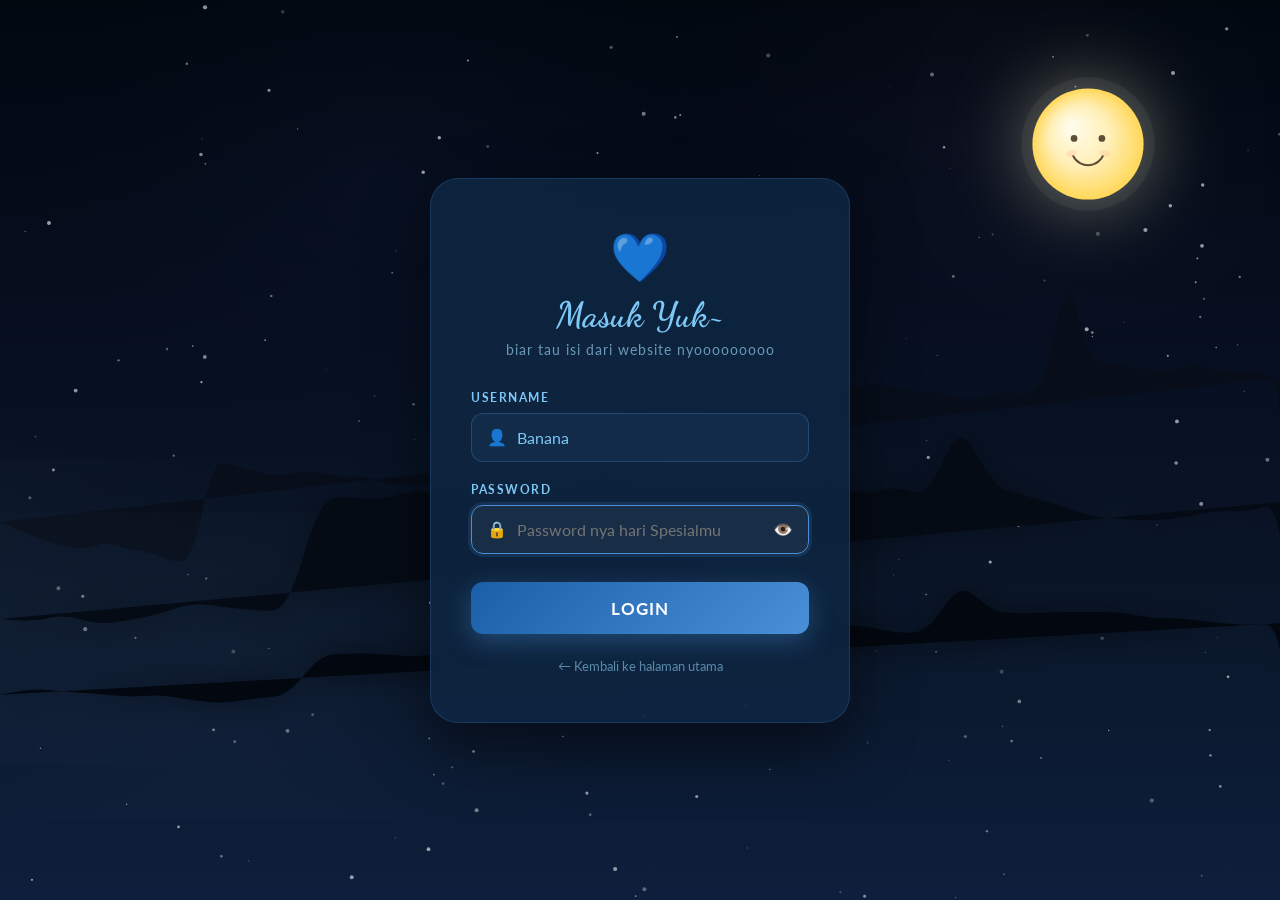
<file: login.html>
<!DOCTYPE html>
<html lang="id">
<head>
  <meta charset="UTF-8" />
  <meta name="viewport" content="width=device-width, initial-scale=1.0"/>
  <title>Login 🔐</title>
  <link rel="preconnect" href="https://fonts.googleapis.com">
  <link href="https://fonts.googleapis.com/css2?family=Dancing+Script:wght@600;700&family=Lato:wght@300;400;700&display=swap" rel="stylesheet">
  <style>
    *, *::before, *::after { box-sizing: border-box; margin: 0; padding: 0; }

    body {
      font-family: 'Lato', sans-serif;
      min-height: 100vh;
      background: #020810;
      display: flex;
      align-items: center;
      justify-content: center;
      overflow: hidden;
      position: relative;
    }

    #mountainCanvas {
      position: fixed;
      top: 0; left: 0;
      width: 100%; height: 100%;
      z-index: 0;
      pointer-events: none;
    }

    /* Floating particles */
    .bg-particles { position: fixed; inset: 0; pointer-events: none; z-index: 1; }
    .particle {
      position: absolute;
      bottom: -40px;
      font-size: 1rem;
      opacity: 0;
      animation: floatUp linear infinite;
    }
    @keyframes floatUp {
      0%   { transform: translateY(0) rotate(0deg); opacity: 0.6; }
      100% { transform: translateY(-110vh) rotate(360deg); opacity: 0; }
    }

    /* Card */
    .login-card {
      position: relative;
      z-index: 1;
      background: rgba(15, 39, 68, 0.85);
      backdrop-filter: blur(16px);
      border: 1px solid rgba(74, 144, 217, 0.2);
      border-radius: 28px;
      padding: 3rem 2.5rem;
      width: 100%;
      max-width: 420px;
      box-shadow: 0 25px 60px rgba(0,0,0,0.5);
      text-align: center;
      animation: cardIn 0.7s cubic-bezier(0.34,1.56,0.64,1) both;
    }
    @keyframes cardIn {
      from { opacity: 0; transform: translateY(40px) scale(0.95); }
      to   { opacity: 1; transform: translateY(0) scale(1); }
    }

    .login-icon { font-size: 3rem; margin-bottom: 0.5rem; animation: pulse 2s infinite; }
    @keyframes pulse {
      0%, 100% { transform: scale(1); }
      50%       { transform: scale(1.1); }
    }

    .login-title {
      font-family: 'Dancing Script', cursive;
      font-size: 2.2rem;
      color: #7ec8f7;
      margin-bottom: 0.4rem;
    }
    .login-subtitle {
      font-size: 0.85rem;
      color: #6a9ab8;
      margin-bottom: 2rem;
      letter-spacing: 1px;
    }

    /* Form */
    .form-group { margin-bottom: 1.3rem; text-align: left; }
    .form-group label {
      display: block;
      font-size: 0.78rem;
      font-weight: 700;
      letter-spacing: 1.5px;
      text-transform: uppercase;
      color: #7ec8f7;
      margin-bottom: 0.5rem;
    }

    .input-wrapper {
      position: relative;
      display: flex;
      align-items: center;
    }
    .input-icon {
      position: absolute;
      left: 1rem;
      font-size: 1rem;
      pointer-events: none;
    }
    .form-group input {
      width: 100%;
      padding: 0.85rem 1rem 0.85rem 2.8rem;
      background: rgba(255,255,255,0.05);
      border: 1.5px solid rgba(74,144,217,0.3);
      border-radius: 12px;
      color: #e0eaf5;
      font-size: 1rem;
      font-family: 'Lato', sans-serif;
      outline: none;
      transition: border-color 0.2s, box-shadow 0.2s;
    }
    .form-group input:focus {
      border-color: #4a90d9;
      box-shadow: 0 0 0 3px rgba(74,144,217,0.15);
    }
    /* Username readonly styling */
    .form-group input[readonly] {
      color: #7ec8f7;
      cursor: not-allowed;
      background: rgba(74,144,217,0.08);
    }

    /* Show/hide password toggle */
    .toggle-pass {
      position: absolute;
      right: 1rem;
      background: none;
      border: none;
      cursor: pointer;
      font-size: 1rem;
      color: #6a9ab8;
      padding: 0;
      transition: color 0.2s;
    }
    .toggle-pass:hover { color: #7ec8f7; }

    /* Error message */
    .error-msg {
      background: rgba(255, 80, 80, 0.12);
      border: 1px solid rgba(255,80,80,0.3);
      color: #ff8f8f;
      border-radius: 10px;
      padding: 0.7rem 1rem;
      font-size: 0.85rem;
      margin-bottom: 1rem;
      display: none;
      animation: shake 0.4s ease;
    }
    .error-msg.show { display: block; }
    @keyframes shake {
      0%, 100% { transform: translateX(0); }
      25%       { transform: translateX(-6px); }
      75%       { transform: translateX(6px); }
    }

    /* Submit button */
    .btn-login {
      width: 100%;
      padding: 0.95rem;
      background: linear-gradient(135deg, #1a5fa8, #4a90d9);
      color: #fff;
      border: none;
      border-radius: 12px;
      font-size: 1.05rem;
      font-family: 'Lato', sans-serif;
      font-weight: 700;
      cursor: pointer;
      letter-spacing: 1px;
      box-shadow: 0 8px 25px rgba(74,144,217,0.35);
      transition: transform 0.2s, box-shadow 0.2s, opacity 0.2s;
      margin-top: 0.5rem;
    }
    .btn-login:hover { transform: translateY(-2px); box-shadow: 0 12px 35px rgba(74,144,217,0.5); }
    .btn-login:active { transform: scale(0.97); }
    .btn-login:disabled { opacity: 0.6; cursor: not-allowed; transform: none; }

    /* Back link */
    .back-link {
      display: inline-block;
      margin-top: 1.5rem;
      font-size: 0.83rem;
      color: #5a8aaa;
      text-decoration: none;
      transition: color 0.2s;
    }
    .back-link:hover { color: #7ec8f7; }

    /* Success overlay */
    .success-overlay {
      position: fixed;
      inset: 0;
      background: rgba(6,15,30,0.95);
      display: flex;
      flex-direction: column;
      align-items: center;
      justify-content: center;
      z-index: 999;
      opacity: 0;
      pointer-events: none;
      transition: opacity 0.4s;
    }
    .success-overlay.show { opacity: 1; pointer-events: all; }
    .success-overlay .emoji { font-size: 4rem; animation: bounceIn 0.5s ease; }
    .success-overlay h2 {
      font-family: 'Dancing Script', cursive;
      font-size: 2.5rem;
      color: #7ec8f7;
      margin: 1rem 0 0.5rem;
      animation: bounceIn 0.5s 0.1s ease both;
    }
    .success-overlay p {
      color: #a8c8e8;
      font-size: 1rem;
      animation: bounceIn 0.5s 0.2s ease both;
    }
    @keyframes bounceIn {
      from { opacity: 0; transform: scale(0.5); }
      to   { opacity: 1; transform: scale(1); }
    }
  </style>
</head>
<body>

  <canvas id="mountainCanvas"></canvas>

  <!-- Background particles -->
  <div class="bg-particles" id="bgParticles"></div>

  <!-- Login Card -->
  <div class="login-card">
    <div class="login-icon">💙</div>
    <h1 class="login-title">Masuk Yuk~</h1>
    <p class="login-subtitle">biar tau isi dari website nyooooooooo</p>

    <div class="error-msg" id="errorMsg">❌ Username atau password salah!</div>

    <form id="loginForm" onsubmit="handleLogin(event)">
      <!-- Username (readonly) -->
      <div class="form-group">
        <label for="username">Username</label>
        <div class="input-wrapper">
          <span class="input-icon">👤</span>
          <input
            type="text"
            id="username"
            value="Banana"
            readonly
            autocomplete="username"
          />
        </div>
      </div>

      <!-- Password -->
      <div class="form-group">
        <label for="password">Password</label>
        <div class="input-wrapper">
          <span class="input-icon">🔒</span>
          <input
            type="password"
            id="password"
            placeholder="Password nya hari Spesialmu"
            autocomplete="current-password"
          />
          <button type="button" class="toggle-pass" id="togglePass" onclick="togglePassword()" title="Tampilkan password">👁️</button>
        </div>
      </div>

      <button type="submit" class="btn-login" id="loginBtn">LOGIN</button>
    </form>

    <a href="index.html" class="back-link">← Kembali ke halaman utama</a>
  </div>

  <!-- Success Overlay -->
  <div class="success-overlay" id="successOverlay">
    <h2>Selamat Datang, Banana!</h2>
    <p>Sedang membuka halaman spesialmu...</p>
  </div>

  <!-- ===== ALERT MUSIK SELESAI ===== -->
  <div id="musikStopAlertLogin" style="
    display: none;
    position: fixed; inset: 0;
    background: rgba(0,0,0,0.65);
    z-index: 99999;
    align-items: center;
    justify-content: center;
    backdrop-filter: blur(6px);
  ">
    <div style="
      background: linear-gradient(135deg, #060f1e 0%, #0d2347 100%);
      border: 1.5px solid rgba(74,144,217,0.4);
      border-radius: 24px;
      padding: 2.5rem 2rem;
      max-width: 380px;
      width: 90%;
      text-align: center;
      box-shadow: 0 20px 60px rgba(0,0,0,0.5);
      animation: alertInLogin 0.4s cubic-bezier(0.34,1.56,0.64,1) both;
    ">
      <style>
        @keyframes alertInLogin {
          from { opacity: 0; transform: scale(0.85) translateY(20px); }
          to   { opacity: 1; transform: scale(1) translateY(0); }
        }
      </style>
      <div style="font-size:2.5rem;margin-bottom:0.8rem;">🎵</div>
      <h3 style="font-family:'Dancing Script',cursive;font-size:1.6rem;color:#7ec8f7;margin-bottom:0.7rem;">Musiknya Udah Selesai~</h3>
      <p style="color:#a8c8e8;font-size:0.88rem;line-height:1.6;margin-bottom:1.8rem;">
        Mau lanjut dengerin musik lagi,<br>atau lanjut tanpa musik?
      </p>
      <div style="display:flex;gap:1rem;justify-content:center;">
        <button onclick="lanjutMusik()" style="
          padding:0.75rem 1.5rem;
          background:linear-gradient(135deg,#1a5fa8,#4a90d9);
          border:none;border-radius:50px;color:#fff;
          font-size:0.88rem;font-family:'Lato',sans-serif;font-weight:700;
          cursor:pointer;box-shadow:0 4px 20px rgba(74,144,217,0.4);
          transition:transform 0.15s;
        ">🎵 Lanjut Musik</button>
        <button onclick="tanpaMusik()" style="
          padding:0.75rem 1.5rem;
          background:rgba(255,255,255,0.08);
          border:1.5px solid rgba(255,255,255,0.2);
          border-radius:50px;color:#a8c8e8;
          font-size:0.88rem;font-family:'Lato',sans-serif;
          cursor:pointer;
        ">Tanpa Musik</button>
      </div>
    </div>
  </div>

  <script>
    // ===== CREDENTIALS (defined in system) =====
    const CREDENTIALS = {
      username: 'Banana',
      password: '280206'
    };

    // ===== FLOATING PARTICLES =====
    (function () {
      const container = document.getElementById('bgParticles');
      const emojis = ['💙', '✨', '⭐', '💫', '🌊', '❄️'];
      function create() {
        const el = document.createElement('span');
        el.classList.add('particle');
        el.textContent = emojis[Math.floor(Math.random() * emojis.length)];
        el.style.left = Math.random() * 100 + 'vw';
        const dur = 7 + Math.random() * 8;
        const delay = Math.random() * 4;
        el.style.animationDuration = dur + 's';
        el.style.animationDelay = delay + 's';
        el.style.fontSize = (0.6 + Math.random() * 0.9) + 'rem';
        container.appendChild(el);
        setTimeout(() => el.remove(), (dur + delay) * 1000);
      }
      for (let i = 0; i < 12; i++) create();
      setInterval(create, 800);
    })();

    // ===== TOGGLE PASSWORD VISIBILITY =====
    function togglePassword() {
      const input = document.getElementById('password');
      const btn = document.getElementById('togglePass');
      if (input.type === 'password') {
        input.type = 'text';
        btn.textContent = '🙈';
      } else {
        input.type = 'password';
        btn.textContent = '👁️';
      }
    }

    // ===== LOGIN HANDLER =====
    let attempts = 0;

    function handleLogin(e) {
      e.preventDefault();
      const enteredUser = document.getElementById('username').value.trim();
      const enteredPass = document.getElementById('password').value;
      const errorMsg    = document.getElementById('errorMsg');
      const btn         = document.getElementById('loginBtn');

      // Validate
      if (enteredUser === CREDENTIALS.username && enteredPass === CREDENTIALS.password) {
        // Success
        errorMsg.classList.remove('show');
        btn.disabled = true;
        btn.textContent = '✅ Berhasil!';

        setTimeout(() => {
          document.getElementById('successOverlay').classList.add('show');
        }, 400);

        // Redirect after short delay
        setTimeout(() => {
          window.location.href = 'pesan.html';
        }, 2200);

      } else {
        // Fail
        attempts++;
        errorMsg.classList.remove('show');
        // Force re-trigger animation
        void errorMsg.offsetWidth;
        errorMsg.classList.add('show');

        if (attempts >= 3) {
          errorMsg.textContent = `❌ Salah lagi? Masa lupa password sendiri 😅 (percobaan ke-${attempts})`;
        } else {
          errorMsg.textContent = '❌ Username atau password salah!';
        }

        // Shake the card
        const card = document.querySelector('.login-card');
        card.style.animation = 'none';
        void card.offsetWidth;
        card.style.animation = '';

        // Clear password
        document.getElementById('password').value = '';
        document.getElementById('password').focus();
      }
    }

    window.addEventListener('load', () => {
      document.getElementById('password').focus();
      // Resume music on first user interaction (browser blocks autoplay without gesture)
      function resumeOnInteraction() {
        Music.resume();
        document.removeEventListener('click', resumeOnInteraction);
        document.removeEventListener('keydown', resumeOnInteraction);
      }
      if (localStorage.getItem('musikAktif') === 'ya') {
        document.addEventListener('click', resumeOnInteraction);
        document.addEventListener('keydown', resumeOnInteraction);
      }
    });
  </script>
  <script src="music.js"></script>
  <script>
  (function() {
    var canvas = document.getElementById('mountainCanvas');
    var ctx = canvas.getContext('2d');
    var W, H, mouseX = -1000, mouseY = -1000;

    function resize() {
      W = window.innerWidth;
      H = window.innerHeight;
      canvas.width = W;
      canvas.height = H;
    }
    resize();
    window.addEventListener('resize', resize);

    document.addEventListener('mousemove', function(e) {
      mouseX = e.clientX;
      mouseY = e.clientY;
    });
    document.addEventListener('mouseleave', function() {
      mouseX = -1000; mouseY = -1000;
    });

    var stars = [];
    for (var i = 0; i < 200; i++) {
      stars.push({
        x: Math.random() * 3000,
        y: Math.random() * 2000,
        r: 0.3 + Math.random() * 1.8,
        twinkle: Math.random() * Math.PI * 2,
        speed: 0.2 + Math.random() * 2,
        parallax: 0.01 + Math.random() * 0.04
      });
    }

    function genMountain(peaks, baseY, variance, roughness) {
      var pts = [];
      var segW = W / (peaks * 20);
      var x = 0;
      var y = baseY;
      for (var i = 0; i <= peaks * 20; i++) {
        y += (Math.random() - 0.5) * roughness;
        y = Math.max(baseY - variance, Math.min(baseY + roughness * 2, y));
        if (i % 20 === 10) {
          y -= variance * (0.4 + Math.random() * 0.6);
        }
        pts.push({ x: x, y: y });
        x += segW;
      }
      pts.push({ x: W + 10, y: baseY + 50 });
      pts.push({ x: -10, y: baseY + 50 });
      return pts;
    }

    var mtnBack, mtnMid, mtnFront;
    function buildMountains() {
      mtnBack  = genMountain(3, H * 0.58, H * 0.18, 20);
      mtnMid   = genMountain(2, H * 0.68, H * 0.14, 25);
      mtnFront = genMountain(2, H * 0.78, H * 0.1, 18);
    }
    buildMountains();
    window.addEventListener('resize', buildMountains);

    var shootingStars = [];
    setInterval(function() {
      if (shootingStars.length > 1) return;
      var fromLeft = Math.random() > 0.5;
      shootingStars.push({
        x: fromLeft ? Math.random() * W * 0.3 : W - Math.random() * W * 0.3,
        y: Math.random() * H * 0.35,
        len: 70 + Math.random() * 100,
        speed: 5 + Math.random() * 6,
        angle: fromLeft ? Math.PI / 4 + (Math.random()-0.5)*0.3 : 3*Math.PI/4 + (Math.random()-0.5)*0.3,
        life: 1,
        decay: 0.012 + Math.random() * 0.008
      });
    }, 6000);

    function drawMountain(pts, fillColor, shadowColor) {
      ctx.save();
      if (shadowColor) {
        ctx.shadowColor = shadowColor;
        ctx.shadowBlur = 30;
      }
      ctx.fillStyle = fillColor;
      ctx.beginPath();
      ctx.moveTo(pts[0].x, pts[0].y);
      for (var i = 1; i < pts.length - 2; i++) {
        var xc = (pts[i].x + pts[i+1].x) / 2;
        var yc = (pts[i].y + pts[i+1].y) / 2;
        ctx.quadraticCurveTo(pts[i].x, pts[i].y, xc, yc);
      }
      var last = pts[pts.length - 3];
      ctx.lineTo(last.x, last.y);
      ctx.closePath();
      ctx.fill();
      ctx.restore();
    }

    function drawMoon(t) {
      var r = Math.min(W, H) * 0.06;
      var mx = W * 0.85;
      var my = H * 0.16;
      var pulse = 1 + Math.sin(t * 0.0008) * 0.03;
      r *= pulse;

      ctx.save();
      ctx.shadowColor = 'rgba(255,250,200,0.5)';
      ctx.shadowBlur = 80;
      ctx.beginPath();
      ctx.arc(mx, my, r, 0, Math.PI * 2);
      var mg = ctx.createRadialGradient(mx - r*0.3, my - r*0.3, r*0.1, mx, my, r);
      mg.addColorStop(0, '#fffbe6');
      mg.addColorStop(0.5, '#ffeeb3');
      mg.addColorStop(1, '#ffd54f');
      ctx.fillStyle = mg;
      ctx.fill();
      ctx.restore();

      ctx.save();
      ctx.shadowColor = 'rgba(255,250,200,0.15)';
      ctx.shadowBlur = 100;
      ctx.beginPath();
      ctx.arc(mx, my, r * 1.2, 0, Math.PI * 2);
      ctx.fillStyle = 'rgba(255,250,220,0.05)';
      ctx.fill();
      ctx.restore();

      var eyeX = r * 0.25, eyeY = r * 0.1, eyeR = r * 0.06;
      ctx.fillStyle = '#5d4e37';
      ctx.beginPath(); ctx.arc(mx - eyeX, my - eyeY, eyeR, 0, Math.PI * 2); ctx.fill();
      ctx.beginPath(); ctx.arc(mx + eyeX, my - eyeY, eyeR, 0, Math.PI * 2); ctx.fill();
      ctx.strokeStyle = '#5d4e37'; ctx.lineWidth = r * 0.035; ctx.lineCap = 'round';
      ctx.beginPath();
      ctx.arc(mx, my + r * 0.08, r * 0.3, 0.15 * Math.PI, 0.85 * Math.PI);
      ctx.stroke();
      ctx.fillStyle = 'rgba(255,170,140,0.25)';
      ctx.beginPath(); ctx.ellipse(mx - eyeX - r*0.05, my + r*0.17, r*0.1, r*0.06, -0.2, 0, Math.PI*2); ctx.fill();
      ctx.beginPath(); ctx.ellipse(mx + eyeX + r*0.05, my + r*0.17, r*0.1, r*0.06, 0.2, 0, Math.PI*2); ctx.fill();
    }

    function drawStars(t) {
      for (var i = 0; i < stars.length; i++) {
        var s = stars[i];
        var bx = (s.x / 3000) * W;
        var by = (s.y / 2000) * H;
        var dx = 0, dy = 0;
        if (mouseX > 0) {
          dx = (mouseX - W/2) * s.parallax;
          dy = (mouseY - H/2) * s.parallax;
        }
        var sx = bx + dx, sy = by + dy;
        var twinkle = 0.3 + 0.7 * Math.abs(Math.sin(t * 0.001 * s.speed + s.twinkle));
        var dist = Math.sqrt((sx-mouseX)*(sx-mouseX) + (sy-mouseY)*(sy-mouseY));
        var glow = dist < 120 ? (1 - dist/120) * 0.6 : 0;
        ctx.save();
        if (glow > 0) {
          ctx.shadowColor = 'rgba(200,220,255,' + glow + ')';
          ctx.shadowBlur = 16;
        }
        ctx.globalAlpha = twinkle * (0.6 + glow * 0.4);
        ctx.fillStyle = '#fff';
        ctx.beginPath();
        ctx.arc(sx, sy, s.r + glow * 1.3, 0, Math.PI * 2);
        ctx.fill();
        ctx.restore();
      }
    }

    function drawShootingStars() {
      for (var i = shootingStars.length - 1; i >= 0; i--) {
        var ss = shootingStars[i];
        ss.x += Math.cos(ss.angle) * ss.speed;
        ss.y += Math.sin(ss.angle) * ss.speed;
        ss.life -= ss.decay;
        if (ss.life <= 0 || ss.x < -150 || ss.x > W+150 || ss.y < -150 || ss.y > H+150) {
          shootingStars.splice(i, 1); continue;
        }
        var tx = ss.x - Math.cos(ss.angle) * ss.len * ss.life;
        var ty = ss.y - Math.sin(ss.angle) * ss.len * ss.life;
        var grad = ctx.createLinearGradient(tx, ty, ss.x, ss.y);
        grad.addColorStop(0, 'rgba(255,255,255,0)');
        grad.addColorStop(0.7, 'rgba(180,210,255,' + ss.life*0.5 + ')');
        grad.addColorStop(1, 'rgba(255,255,255,' + ss.life + ')');
        ctx.strokeStyle = grad;
        ctx.lineWidth = 2;
        ctx.lineCap = 'round';
        ctx.beginPath(); ctx.moveTo(tx, ty); ctx.lineTo(ss.x, ss.y); ctx.stroke();
        ctx.save();
        ctx.globalAlpha = ss.life;
        ctx.shadowColor = '#aaccff';
        ctx.shadowBlur = 10;
        ctx.fillStyle = '#fff';
        ctx.beginPath(); ctx.arc(ss.x, ss.y, 1.8, 0, Math.PI*2); ctx.fill();
        ctx.restore();
      }
    }

    function drawMist(t) {
      ctx.save();
      for (var i = 0; i < 3; i++) {
        var mx = (W * 0.2 * i + t * 0.005 * (i+1)) % (W * 1.5) - W * 0.25;
        var my = H * 0.62 + i * H * 0.06;
        var mw = W * 0.4;
        var grad = ctx.createRadialGradient(mx, my, 0, mx, my, mw);
        grad.addColorStop(0, 'rgba(120,160,200,0.04)');
        grad.addColorStop(1, 'transparent');
        ctx.fillStyle = grad;
        ctx.fillRect(mx - mw, my - mw * 0.3, mw * 2, mw * 0.6);
      }
      ctx.restore();
    }

    function drawCursorGlow() {
      if (mouseX < 0) return;
      ctx.save();
      var cg = ctx.createRadialGradient(mouseX, mouseY, 0, mouseX, mouseY, 160);
      cg.addColorStop(0, 'rgba(120,170,255,0.07)');
      cg.addColorStop(0.5, 'rgba(100,150,255,0.03)');
      cg.addColorStop(1, 'transparent');
      ctx.fillStyle = cg;
      ctx.fillRect(mouseX-160, mouseY-160, 320, 320);
      ctx.restore();
    }

    function drawNebula() {
      ctx.save();
      ctx.globalAlpha = 0.04;
      var ng = ctx.createRadialGradient(W*0.3, H*0.2, 0, W*0.3, H*0.2, W*0.3);
      ng.addColorStop(0, '#4a6cf7');
      ng.addColorStop(1, 'transparent');
      ctx.fillStyle = ng;
      ctx.fillRect(0, 0, W, H);
      var ng2 = ctx.createRadialGradient(W*0.75, H*0.15, 0, W*0.75, H*0.15, W*0.25);
      ng2.addColorStop(0, '#9b59b6');
      ng2.addColorStop(1, 'transparent');
      ctx.fillStyle = ng2;
      ctx.fillRect(0, 0, W, H);
      ctx.restore();
    }

    function render(t) {
      ctx.clearRect(0, 0, W, H);
      var bg = ctx.createLinearGradient(0, 0, 0, H);
      bg.addColorStop(0, '#020810');
      bg.addColorStop(0.35, '#060e1f');
      bg.addColorStop(0.65, '#0a1628');
      bg.addColorStop(1, '#0d1f3c');
      ctx.fillStyle = bg;
      ctx.fillRect(0, 0, W, H);

      drawNebula();
      drawCursorGlow();
      drawStars(t);
      drawMoon(t);
      drawShootingStars();

      drawMountain(mtnBack,  '#070e1a', null);
      drawMist(t);
      drawMountain(mtnMid,   '#050b15', 'rgba(0,0,0,0.3)');
      drawMountain(mtnFront, '#030810', 'rgba(0,0,0,0.5)');

      requestAnimationFrame(render);
    }
    requestAnimationFrame(render);
  })();
  </script>
</body>
</html>
</file>
<file: style.css>
/* ===== RESET & BASE ===== */
*, *::before, *::after { box-sizing: border-box; margin: 0; padding: 0; }

:root {
  --pink:       #4a90d9;
  --rose:       #1a5fa8;
  --deep:       #0d3b6e;
  --light-pink: #d6e8f7;
  --cream:      #0a1628;
  --dark:       #e0eaf5;
  --gold:       #f9c74f;
}

html { scroll-behavior: smooth; }

body {
  font-family: 'Lato', sans-serif;
  background: #030b1a;
  color: var(--dark);
  overflow-x: hidden;
}

#nightSkyCanvas {
  position: fixed;
  top: 0; left: 0;
  width: 100%; height: 100%;
  z-index: 0;
  pointer-events: none;
}

/* ===== FLOATING HEARTS BACKGROUND ===== */
.hearts-bg {
  position: fixed;
  top: 0; left: 0;
  width: 100%; height: 100%;
  pointer-events: none;
  z-index: 1;
  overflow: hidden;
}

.heart-particle {
  position: absolute;
  bottom: -50px;
  font-size: 1.2rem;
  opacity: 0;
  animation: floatUp linear infinite;
}

@keyframes floatUp {
  0%   { transform: translateY(0) rotate(0deg); opacity: 0.7; }
  100% { transform: translateY(-110vh) rotate(360deg); opacity: 0; }
}

/* ===== HERO SECTION ===== */
.hero {
  position: relative;
  min-height: 100vh;
  background: transparent;
  display: flex;
  flex-direction: column;
  align-items: center;
  justify-content: center;
  text-align: center;
  padding: 2rem;
  z-index: 1;
}

.hero-content { z-index: 2; }

.hero .subtitle {
  font-size: 1rem;
  letter-spacing: 4px;
  text-transform: uppercase;
  color: rgba(255,255,255,0.8);
  margin-bottom: 1rem;
  animation: fadeDown 1s ease forwards;
}

.hero .title {
  font-family: 'Dancing Script', cursive;
  font-size: clamp(2.8rem, 8vw, 5.5rem);
  color: #fff;
  line-height: 1.2;
  text-shadow: 0 4px 20px rgba(0,0,0,0.3);
  animation: fadeDown 1s 0.2s ease both;
}

.hero .tagline {
  font-size: clamp(0.95rem, 2.5vw, 1.2rem);
  color: rgba(255,255,255,0.9);
  max-width: 500px;
  margin: 1.5rem auto;
  line-height: 1.7;
  animation: fadeDown 1s 0.4s ease both;
}

.btn-love {
  background: #4a90d9;
  color: #fff;
  border: none;
  padding: 0.9rem 2.5rem;
  font-size: 1.05rem;
  font-family: 'Lato', sans-serif;
  font-weight: 700;
  border-radius: 50px;
  cursor: pointer;
  box-shadow: 0 8px 25px rgba(0,0,0,0.3);
  transition: transform 0.2s, box-shadow 0.2s;
  animation: fadeDown 1s 0.6s ease both;
}
.btn-love:hover { transform: translateY(-3px) scale(1.05); box-shadow: 0 12px 35px rgba(74,144,217,0.5); }
.btn-love:active { transform: scale(0.97); }

.scroll-hint {
  position: absolute;
  bottom: 100px;
  color: rgba(255,255,255,0.7);
  font-size: 0.85rem;
  letter-spacing: 2px;
  animation: bounce 2s infinite;
  z-index: 2;
}

@keyframes bounce {
  0%, 100% { transform: translateY(0); }
  50%       { transform: translateY(8px); }
}

@keyframes fadeDown {
  from { opacity: 0; transform: translateY(-30px); }
  to   { opacity: 1; transform: translateY(0); }
}

/* ===== REASONS SECTION ===== */
.reasons {
  padding: 6rem 2rem;
  text-align: center;
  background: transparent;
  position: relative;
  z-index: 1;
}

.reasons h2, .timeline h2 {
  font-family: 'Dancing Script', cursive;
  font-size: clamp(2rem, 5vw, 3rem);
  color: #7ec8f7;
  margin-bottom: 3rem;
}

.cards {
  display: grid;
  grid-template-columns: repeat(auto-fit, minmax(220px, 1fr));
  gap: 1.5rem;
  max-width: 900px;
  margin: 0 auto;
}

.card {
  background: rgba(15, 39, 68, 0.85);
  border-radius: 20px;
  padding: 2rem 1.5rem;
  box-shadow: 0 8px 30px rgba(26, 95, 168, 0.2);
  transition: transform 0.3s, box-shadow 0.3s;
  opacity: 0;
  transform: translateY(40px);
  backdrop-filter: blur(6px);
}
.card.visible { animation: cardIn 0.6s ease forwards; }
.card:hover { transform: translateY(-8px) !important; box-shadow: 0 16px 40px rgba(74,144,217,0.3); }

@keyframes cardIn {
  to { opacity: 1; transform: translateY(0); }
}

.card .icon { font-size: 2.5rem; margin-bottom: 1rem; }
.card h3 { font-family: 'Dancing Script', cursive; font-size: 1.4rem; color: #4a90d9; margin-bottom: 0.5rem; }
.card p { font-size: 0.9rem; line-height: 1.7; color: #a8c8e8; }

/* ===== TIMELINE SECTION ===== */
.timeline {
  padding: 6rem 2rem;
  background: transparent;
  text-align: center;
}

.timeline-items {
  position: relative;
  max-width: 700px;
  margin: 0 auto;
}

.timeline-items::before {
  content: '';
  position: absolute;
  left: 50%;
  top: 0; bottom: 0;
  width: 3px;
  background: linear-gradient(to bottom, var(--pink), var(--deep));
  transform: translateX(-50%);
}

.timeline-item {
  display: flex;
  align-items: center;
  margin-bottom: 3rem;
  gap: 1.5rem;
  opacity: 0;
  transition: opacity 0.6s, transform 0.6s;
}

.timeline-item.left  { flex-direction: row; transform: translateX(-40px); }
.timeline-item.right { flex-direction: row-reverse; transform: translateX(40px); }
.timeline-item.visible { opacity: 1; transform: translateX(0) !important; }

.timeline-dot {
  font-size: 1.5rem;
  background: #fff;
  border-radius: 50%;
  width: 50px; height: 50px;
  display: flex; align-items: center; justify-content: center;
  box-shadow: 0 4px 15px rgba(255,64,129,0.3);
  flex-shrink: 0;
  position: relative;
  z-index: 1;
}

.timeline-box {
  background: rgba(15, 39, 68, 0.85);
  border-radius: 15px;
  padding: 1.2rem 1.5rem;
  box-shadow: 0 6px 20px rgba(26,95,168,0.2);
  text-align: left;
  flex: 1;
  backdrop-filter: blur(6px);
}
.timeline-box h3 { font-family: 'Dancing Script', cursive; color: #7ec8f7; font-size: 1.3rem; margin-bottom: 0.4rem; }
.timeline-box p  { font-size: 0.88rem; color: #a8c8e8; line-height: 1.6; }

/* ===== MODAL ===== */
.modal-overlay {
  position: fixed;
  inset: 0;
  background: rgba(0,0,0,0.5);
  display: flex;
  align-items: center;
  justify-content: center;
  z-index: 1000;
  opacity: 0;
  pointer-events: none;
  transition: opacity 0.3s;
  padding: 1rem;
}
.modal-overlay.active { opacity: 1; pointer-events: all; }

.modal-box {
  background: rgba(15, 39, 68, 0.92);
  border-radius: 24px;
  padding: 2.5rem 2rem;
  max-width: 420px;
  width: 100%;
  text-align: center;
  position: relative;
  box-shadow: 0 20px 60px rgba(0,0,0,0.5);
  animation: popIn 0.4s cubic-bezier(0.34,1.56,0.64,1) both;
  backdrop-filter: blur(10px);
}

@keyframes popIn {
  from { transform: scale(0.5); opacity: 0; }
  to   { transform: scale(1);   opacity: 1; }
}

.modal-box h2 { font-family: 'Dancing Script', cursive; color: #7ec8f7; font-size: 2rem; margin-bottom: 1rem; }
.modal-box p  { color: #a8c8e8; line-height: 1.8; margin-bottom: 0.8rem; }
.modal-close {
  position: absolute;
  top: 1rem; right: 1rem;
  background: #1a3a6b;
  border: none;
  border-radius: 50%;
  width: 32px; height: 32px;
  cursor: pointer;
  font-size: 0.85rem;
  color: #7ec8f7;
  font-weight: bold;
  transition: background 0.2s;
}
.modal-close:hover { background: #0d2347; }

/* ===== RESPONSIVE ===== */
@media (max-width: 600px) {
  .timeline-items::before { left: 24px; }
  .timeline-item.left,
  .timeline-item.right { flex-direction: row; transform: translateX(-20px); }
  .timeline-item.right { transform: translateX(-20px); }
  .timeline-item.visible { transform: translateX(0) !important; }
}
</file>
